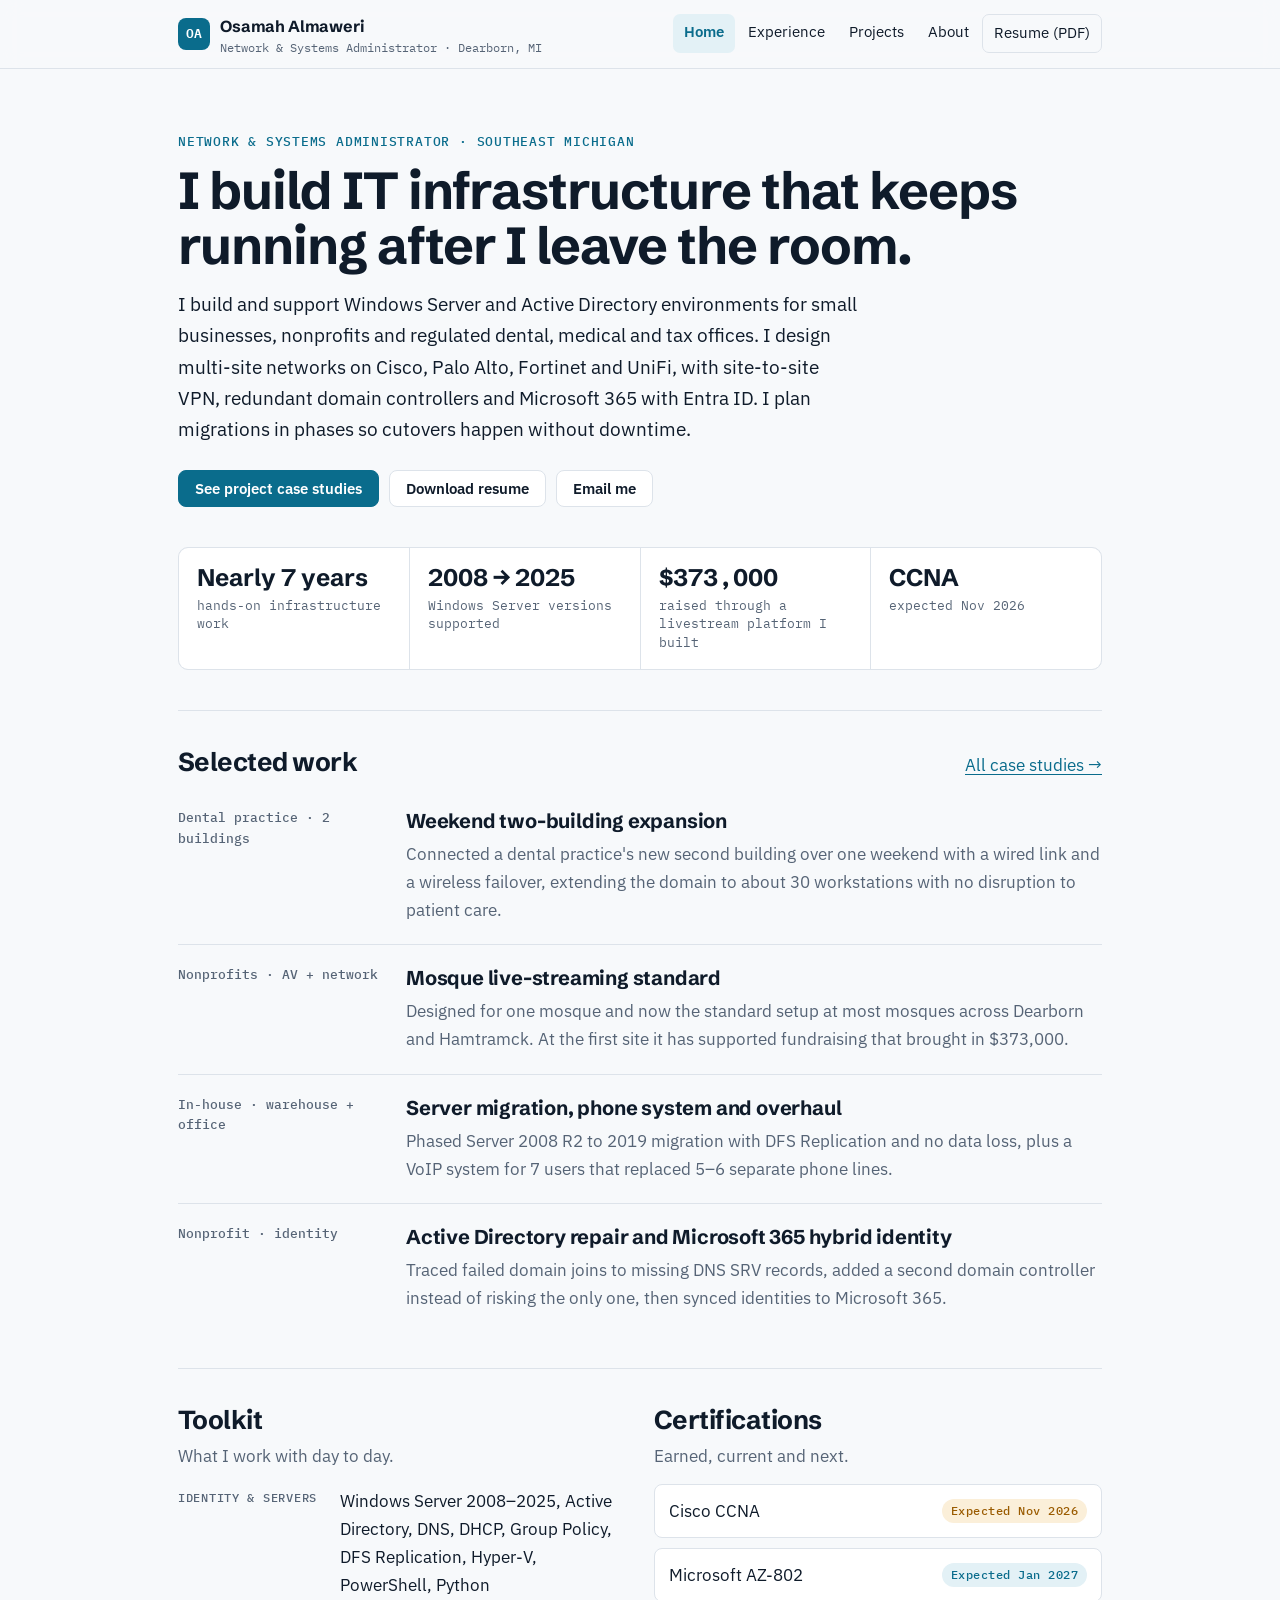
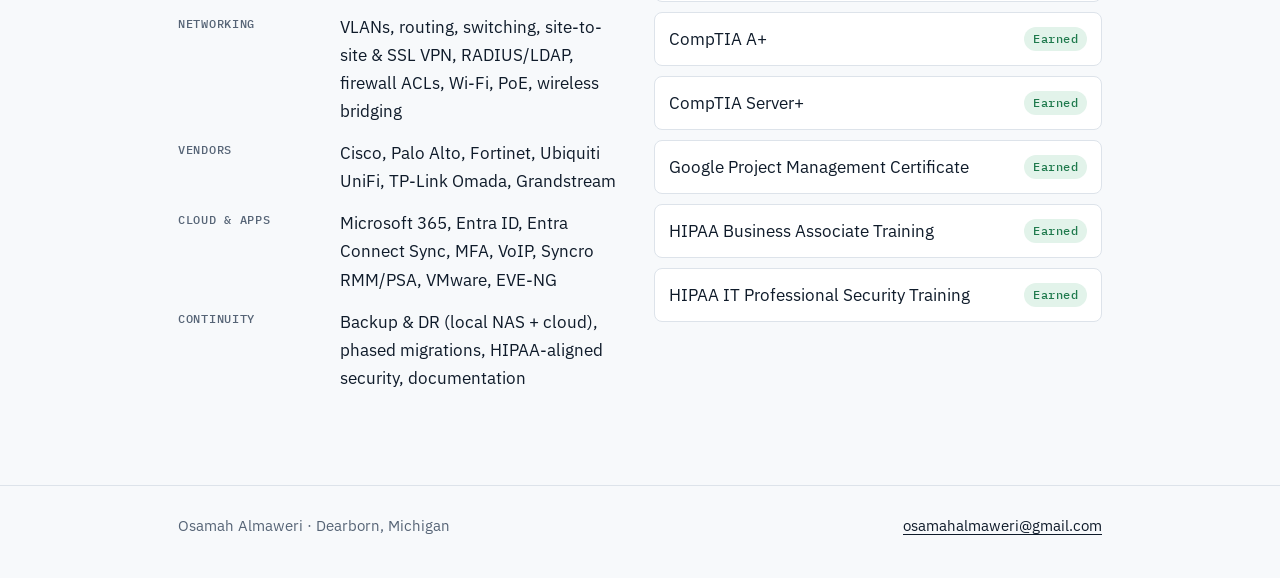
<file: index.html>
<!doctype html>
<html lang="en">
<head>
  <meta charset="utf-8">
  <meta name="viewport" content="width=device-width, initial-scale=1, viewport-fit=cover">
  <title>Osamah Almaweri · Network & Systems Administrator</title>
  <meta name="description" content="Osamah Almaweri is a network and systems administrator in Dearborn, Michigan with nearly 7 years building Windows Server, Active Directory and multi-site network infrastructure for small businesses, nonprofits and regulated dental, medical and tax offices.">
  <link rel="canonical" href="https://www.osamahalmaweri.com/">
  <meta property="og:type" content="website">
  <meta property="og:title" content="Osamah Almaweri · Network & Systems Administrator">
  <meta property="og:description" content="Windows Server, Active Directory and multi-site networks for small businesses, nonprofits and regulated offices in Southeast Michigan.">
  <meta property="og:url" content="https://www.osamahalmaweri.com/">
  <link rel="icon" href="data:image/svg+xml,%3Csvg xmlns='http://www.w3.org/2000/svg' viewBox='0 0 32 32'%3E%3Crect width='32' height='32' rx='7' fill='%230a6c8c'/%3E%3Ctext x='16' y='21' font-family='monospace' font-size='13' font-weight='700' fill='white' text-anchor='middle'%3EOA%3C/text%3E%3C/svg%3E">
  <link rel="preconnect" href="https://fonts.googleapis.com">
  <link rel="preconnect" href="https://fonts.gstatic.com" crossorigin>
  <link rel="stylesheet" href="https://fonts.googleapis.com/css2?family=IBM+Plex+Mono:wght@400;500&family=IBM+Plex+Sans:wght@400;600&family=Schibsted+Grotesk:wght@600;700&display=swap">
  <link rel="stylesheet" href="style.css">
</head>
<body>
<a class="skip" href="#main">Skip to content</a>

<header class="site-header">
  <div class="wrap navbar">
    <a class="brand" href="index.html">
      <span class="brand-mark" aria-hidden="true">OA</span>
      <span><span class="brand-name">Osamah Almaweri</span><span class="brand-role">Network &amp; Systems Administrator · Dearborn, MI</span></span>
    </a>
    <nav class="nav" aria-label="Main">
      <a href="index.html" aria-current="page">Home</a>
      <a href="experience.html">Experience</a>
      <a href="projects.html">Projects</a>
      <a href="about.html">About</a>
      <a class="nav-cta" href="Osamah_Almaweri_IT_Systems_Administrator.pdf">Resume (PDF)</a>
    </nav>
  </div>
</header>

<main id="main" class="wrap">

  <section class="hero">
    <p class="eyebrow">Network &amp; Systems Administrator · Southeast Michigan</p>
    <h1>I build IT infrastructure that keeps running after I leave the room.</h1>
    <p class="lede">I build and support Windows Server and Active Directory environments for small businesses, nonprofits and regulated dental, medical and tax offices. I design multi-site networks on Cisco, Palo Alto, Fortinet and UniFi, with site-to-site VPN, redundant domain controllers and Microsoft 365 with Entra ID. I plan migrations in phases so cutovers happen without downtime.</p>
    <div class="actions">
      <a class="btn primary" href="projects.html">See project case studies</a>
      <a class="btn" href="Osamah_Almaweri_IT_Systems_Administrator.pdf">Download resume</a>
      <a class="btn" href="mailto:osamahalmaweri@gmail.com">Email me</a>
    </div>

    <div class="facts">
      <div class="fact"><b>Nearly 7 years</b><span>hands-on infrastructure work</span></div>
      <div class="fact"><b>2008 → 2025</b><span>Windows Server versions supported</span></div>
      <div class="fact"><b>$373,000</b><span>raised through a livestream platform I built</span></div>
      <div class="fact"><b>CCNA</b><span>expected Nov 2026</span></div>
    </div>
  </section>

  <section class="section" aria-labelledby="work-h">
    <div class="section-head">
      <h2 id="work-h">Selected work</h2>
      <p><a href="projects.html">All case studies →</a></p>
    </div>
    <div class="work-list">
      <a class="work" href="projects.html#dental-link">
        <span class="work-tag">Dental practice · 2 buildings</span>
        <div><h3>Weekend two-building expansion</h3>
        <p>Connected a dental practice's new second building over one weekend with a wired link and a wireless failover, extending the domain to about 30 workstations with no disruption to patient care.</p></div>
      </a>
      <a class="work" href="projects.html#streaming">
        <span class="work-tag">Nonprofits · AV + network</span>
        <div><h3>Mosque live-streaming standard</h3>
        <p>Designed for one mosque and now the standard setup at most mosques across Dearborn and Hamtramck. At the first site it has supported fundraising that brought in $373,000.</p></div>
      </a>
      <a class="work" href="projects.html#overhaul">
        <span class="work-tag">In-house · warehouse + office</span>
        <div><h3>Server migration, phone system and overhaul</h3>
        <p>Phased Server 2008 R2 to 2019 migration with DFS Replication and no data loss, plus a VoIP system for 7 users that replaced 5–6 separate phone lines.</p></div>
      </a>
      <a class="work" href="projects.html#ad-repair">
        <span class="work-tag">Nonprofit · identity</span>
        <div><h3>Active Directory repair and Microsoft 365 hybrid identity</h3>
        <p>Traced failed domain joins to missing DNS SRV records, added a second domain controller instead of risking the only one, then synced identities to Microsoft 365.</p></div>
      </a>
    </div>
  </section>

  <section class="section split" aria-label="Skills and certifications">
    <div>
      <h2>Toolkit</h2>
      <p class="muted">What I work with day to day.</p>
      <dl class="toolkit">
        <div><dt>Identity &amp; servers</dt><dd>Windows Server 2008–2025, Active Directory, DNS, DHCP, Group Policy, DFS Replication, Hyper-V, PowerShell, Python</dd></div>
        <div><dt>Networking</dt><dd>VLANs, routing, switching, site-to-site &amp; SSL VPN, RADIUS/LDAP, firewall ACLs, Wi-Fi, PoE, wireless bridging</dd></div>
        <div><dt>Vendors</dt><dd>Cisco, Palo Alto, Fortinet, Ubiquiti UniFi, TP-Link Omada, Grandstream</dd></div>
        <div><dt>Cloud &amp; apps</dt><dd>Microsoft 365, Entra ID, Entra Connect Sync, MFA, VoIP, Syncro RMM/PSA, VMware, EVE-NG</dd></div>
        <div><dt>Continuity</dt><dd>Backup &amp; DR (local NAS + cloud), phased migrations, HIPAA-aligned security, documentation</dd></div>
      </dl>
    </div>
    <div>
      <h2>Certifications</h2>
      <p class="muted">Earned, current and next.</p>
      <ul class="certs">
        <li>Cisco CCNA <span class="status progress">Expected Nov 2026</span></li>
        <li>Microsoft AZ-802 <span class="status next">Expected Jan 2027</span></li>
        <li>CompTIA A+ <span class="status done">Earned</span></li>
        <li>CompTIA Server+ <span class="status done">Earned</span></li>
        <li>Google Project Management Certificate <span class="status done">Earned</span></li>
        <li>HIPAA Business Associate Training <span class="status done">Earned</span></li>
        <li>HIPAA IT Professional Security Training <span class="status done">Earned</span></li>
      </ul>
    </div>
  </section>

</main>

<footer class="site-footer">
  <div class="wrap">
    <span>Osamah Almaweri · Dearborn, Michigan</span>
    <span><a href="mailto:osamahalmaweri@gmail.com">osamahalmaweri@gmail.com</a>
    <!-- · <a href="https://www.linkedin.com/in/YOUR-HANDLE">LinkedIn</a> --></span>
  </div>
</footer>
</body>
</html>
</file>
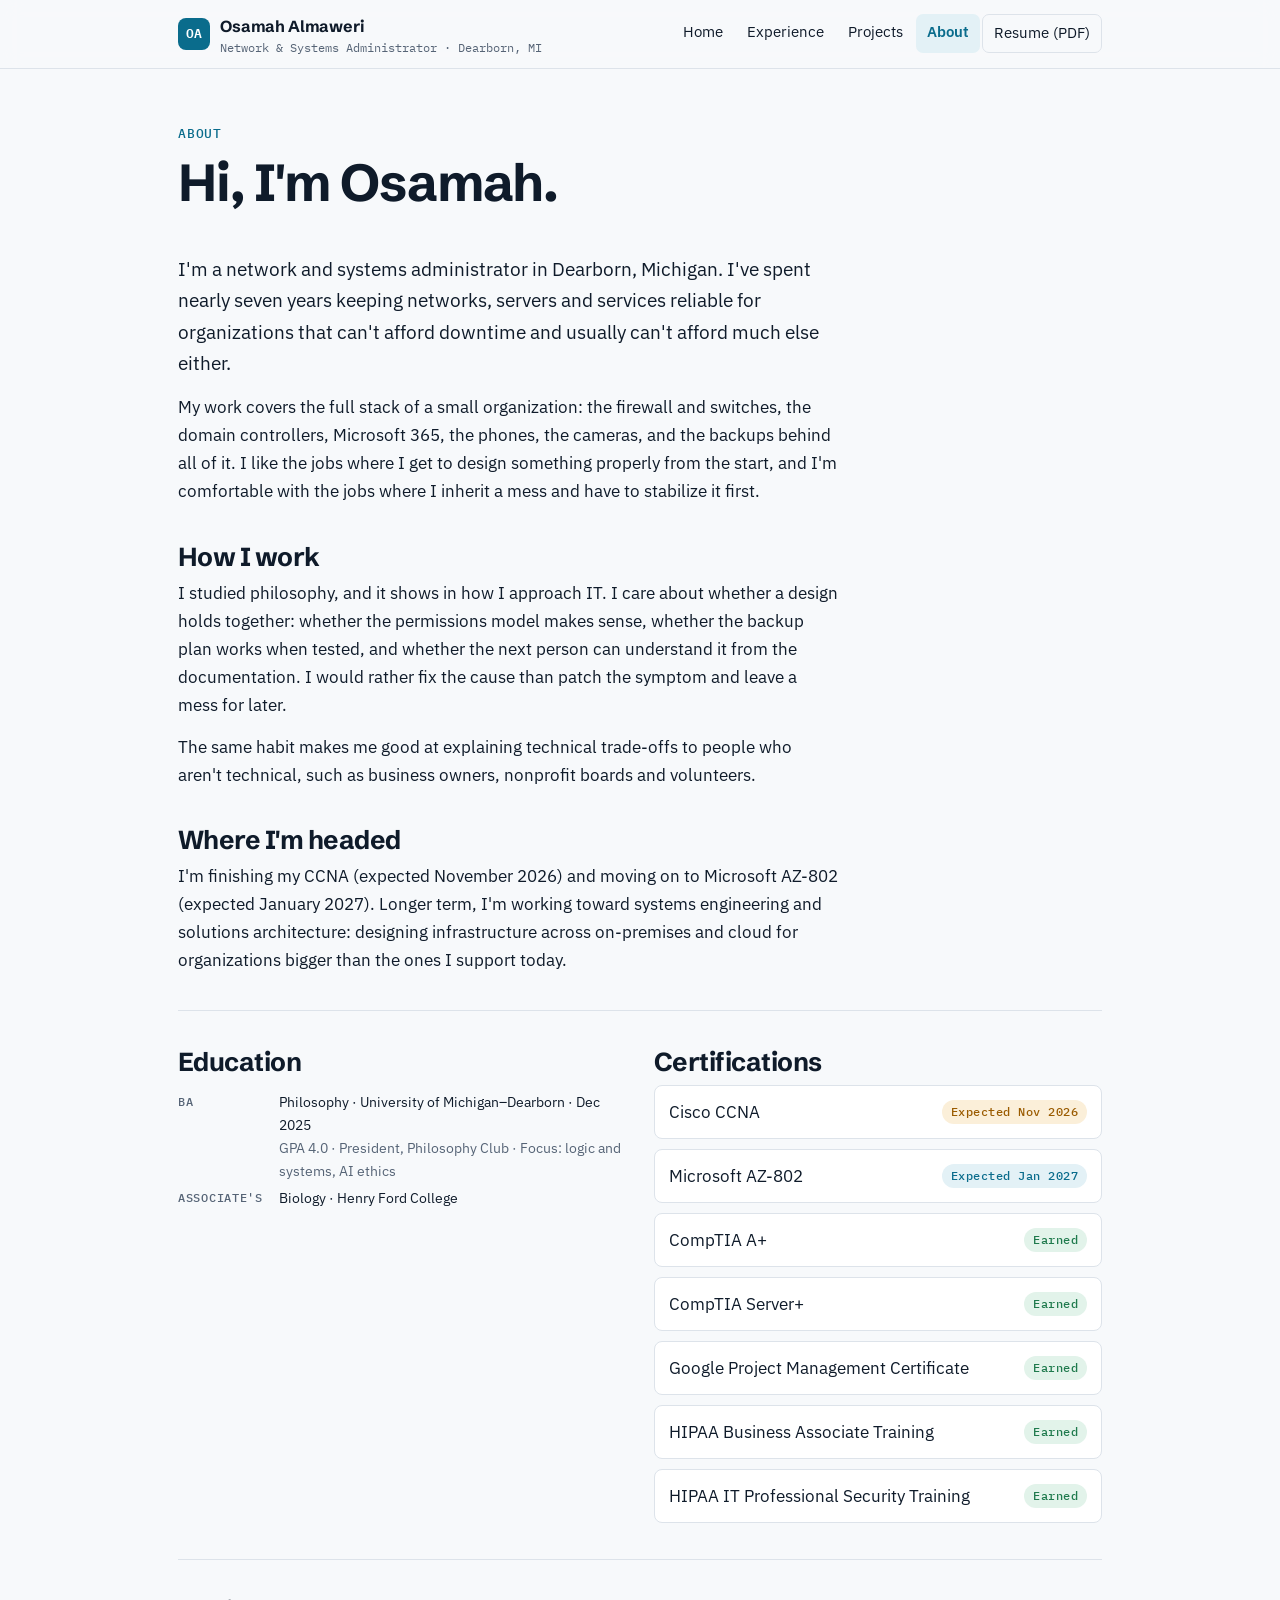
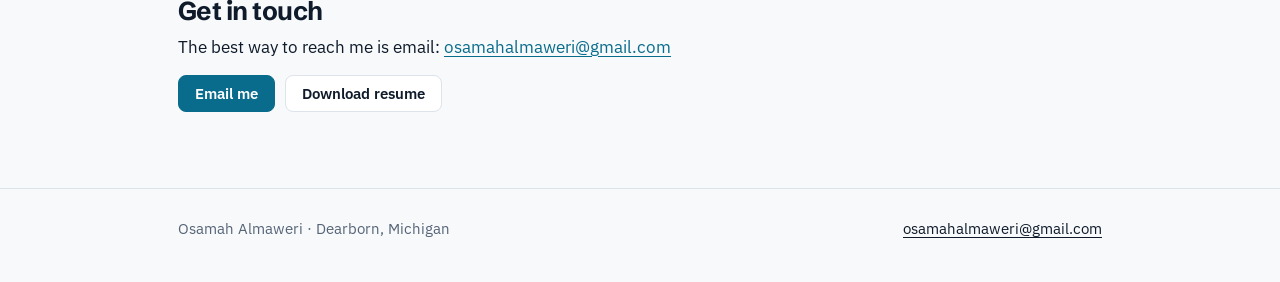
<file: about.html>
<!doctype html>
<html lang="en">
<head>
  <meta charset="utf-8">
  <meta name="viewport" content="width=device-width, initial-scale=1, viewport-fit=cover">
  <title>About · Osamah Almaweri</title>
  <meta name="description" content="About Osamah Almaweri: a Dearborn-based network and systems administrator with a philosophy degree from the University of Michigan–Dearborn.">
  <link rel="canonical" href="https://www.osamahalmaweri.com/about">
  <link rel="icon" href="data:image/svg+xml,%3Csvg xmlns='http://www.w3.org/2000/svg' viewBox='0 0 32 32'%3E%3Crect width='32' height='32' rx='7' fill='%230a6c8c'/%3E%3Ctext x='16' y='21' font-family='monospace' font-size='13' font-weight='700' fill='white' text-anchor='middle'%3EOA%3C/text%3E%3C/svg%3E">
  <link rel="preconnect" href="https://fonts.googleapis.com">
  <link rel="preconnect" href="https://fonts.gstatic.com" crossorigin>
  <link rel="stylesheet" href="https://fonts.googleapis.com/css2?family=IBM+Plex+Mono:wght@400;500&family=IBM+Plex+Sans:wght@400;600&family=Schibsted+Grotesk:wght@600;700&display=swap">
  <link rel="stylesheet" href="style.css">
</head>
<body>
<a class="skip" href="#main">Skip to content</a>

<header class="site-header">
  <div class="wrap navbar">
    <a class="brand" href="index.html">
      <span class="brand-mark" aria-hidden="true">OA</span>
      <span><span class="brand-name">Osamah Almaweri</span><span class="brand-role">Network &amp; Systems Administrator · Dearborn, MI</span></span>
    </a>
    <nav class="nav" aria-label="Main">
      <a href="index.html">Home</a>
      <a href="experience.html">Experience</a>
      <a href="projects.html">Projects</a>
      <a href="about.html" aria-current="page">About</a>
      <a class="nav-cta" href="Osamah_Almaweri_IT_Systems_Administrator.pdf">Resume (PDF)</a>
    </nav>
  </div>
</header>

<main id="main" class="wrap">
  <section class="page-head">
    <p class="eyebrow">About</p>
    <h1>Hi, I'm Osamah.</h1>
  </section>

  <div class="prose">
    <p class="lede">I'm a network and systems administrator in Dearborn, Michigan. I've spent nearly seven years keeping networks, servers and services reliable for organizations that can't afford downtime and usually can't afford much else either.</p>

    <p>My work covers the full stack of a small organization: the firewall and switches, the domain controllers, Microsoft 365, the phones, the cameras, and the backups behind all of it. I like the jobs where I get to design something properly from the start, and I'm comfortable with the jobs where I inherit a mess and have to stabilize it first.</p>

    <h2 style="margin-top:36px">How I work</h2>
    <p>I studied philosophy, and it shows in how I approach IT. I care about whether a design holds together: whether the permissions model makes sense, whether the backup plan works when tested, and whether the next person can understand it from the documentation. I would rather fix the cause than patch the symptom and leave a mess for later.</p>
    <p>The same habit makes me good at explaining technical trade-offs to people who aren't technical, such as business owners, nonprofit boards and volunteers.</p>

    <h2 style="margin-top:36px">Where I'm headed</h2>
    <p>I'm finishing my CCNA (expected November 2026) and moving on to Microsoft AZ-802 (expected January 2027). Longer term, I'm working toward systems engineering and solutions architecture: designing infrastructure across on-premises and cloud for organizations bigger than the ones I support today.</p>
  </div>

  <section class="section split" style="margin-top:36px">
    <div>
      <h2>Education</h2>
      <dl class="spec">
        <dt>BA</dt><dd>Philosophy · University of Michigan–Dearborn · Dec 2025<br><span class="muted">GPA 4.0 · President, Philosophy Club · Focus: logic and systems, AI ethics</span></dd>
        <dt>Associate's</dt><dd>Biology · Henry Ford College</dd>
      </dl>
    </div>
    <div>
      <h2>Certifications</h2>
      <ul class="certs">
        <li>Cisco CCNA <span class="status progress">Expected Nov 2026</span></li>
        <li>Microsoft AZ-802 <span class="status next">Expected Jan 2027</span></li>
        <li>CompTIA A+ <span class="status done">Earned</span></li>
        <li>CompTIA Server+ <span class="status done">Earned</span></li>
        <li>Google Project Management Certificate <span class="status done">Earned</span></li>
        <li>HIPAA Business Associate Training <span class="status done">Earned</span></li>
        <li>HIPAA IT Professional Security Training <span class="status done">Earned</span></li>
      </ul>
    </div>
  </section>

  <section class="section">
    <h2>Get in touch</h2>
    <p>The best way to reach me is email: <a href="mailto:osamahalmaweri@gmail.com">osamahalmaweri@gmail.com</a></p>
    <div class="actions" style="margin-top:8px">
      <a class="btn primary" href="mailto:osamahalmaweri@gmail.com">Email me</a>
      <a class="btn" href="Osamah_Almaweri_IT_Systems_Administrator.pdf">Download resume</a>
    </div>
  </section>
</main>

<footer class="site-footer">
  <div class="wrap">
    <span>Osamah Almaweri · Dearborn, Michigan</span>
    <span><a href="mailto:osamahalmaweri@gmail.com">osamahalmaweri@gmail.com</a></span>
  </div>
</footer>
</body>
</html>
</file>
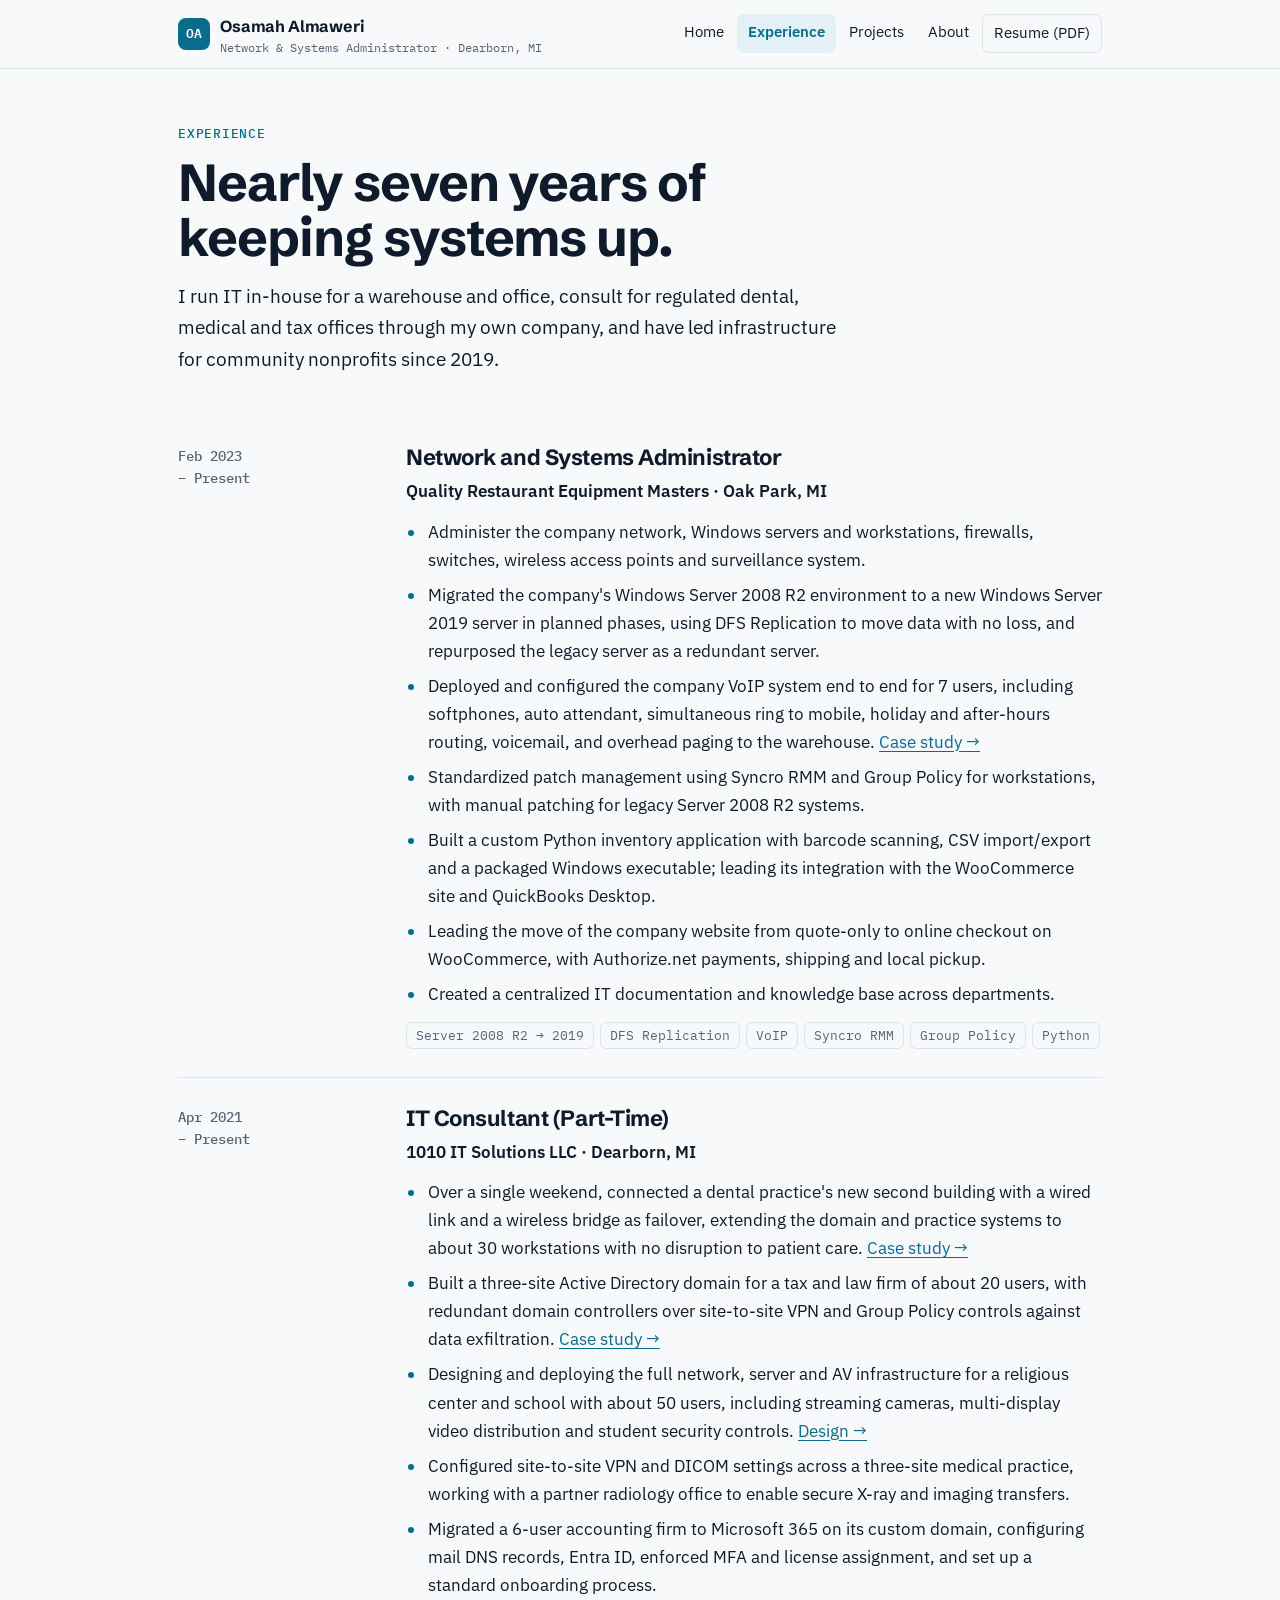
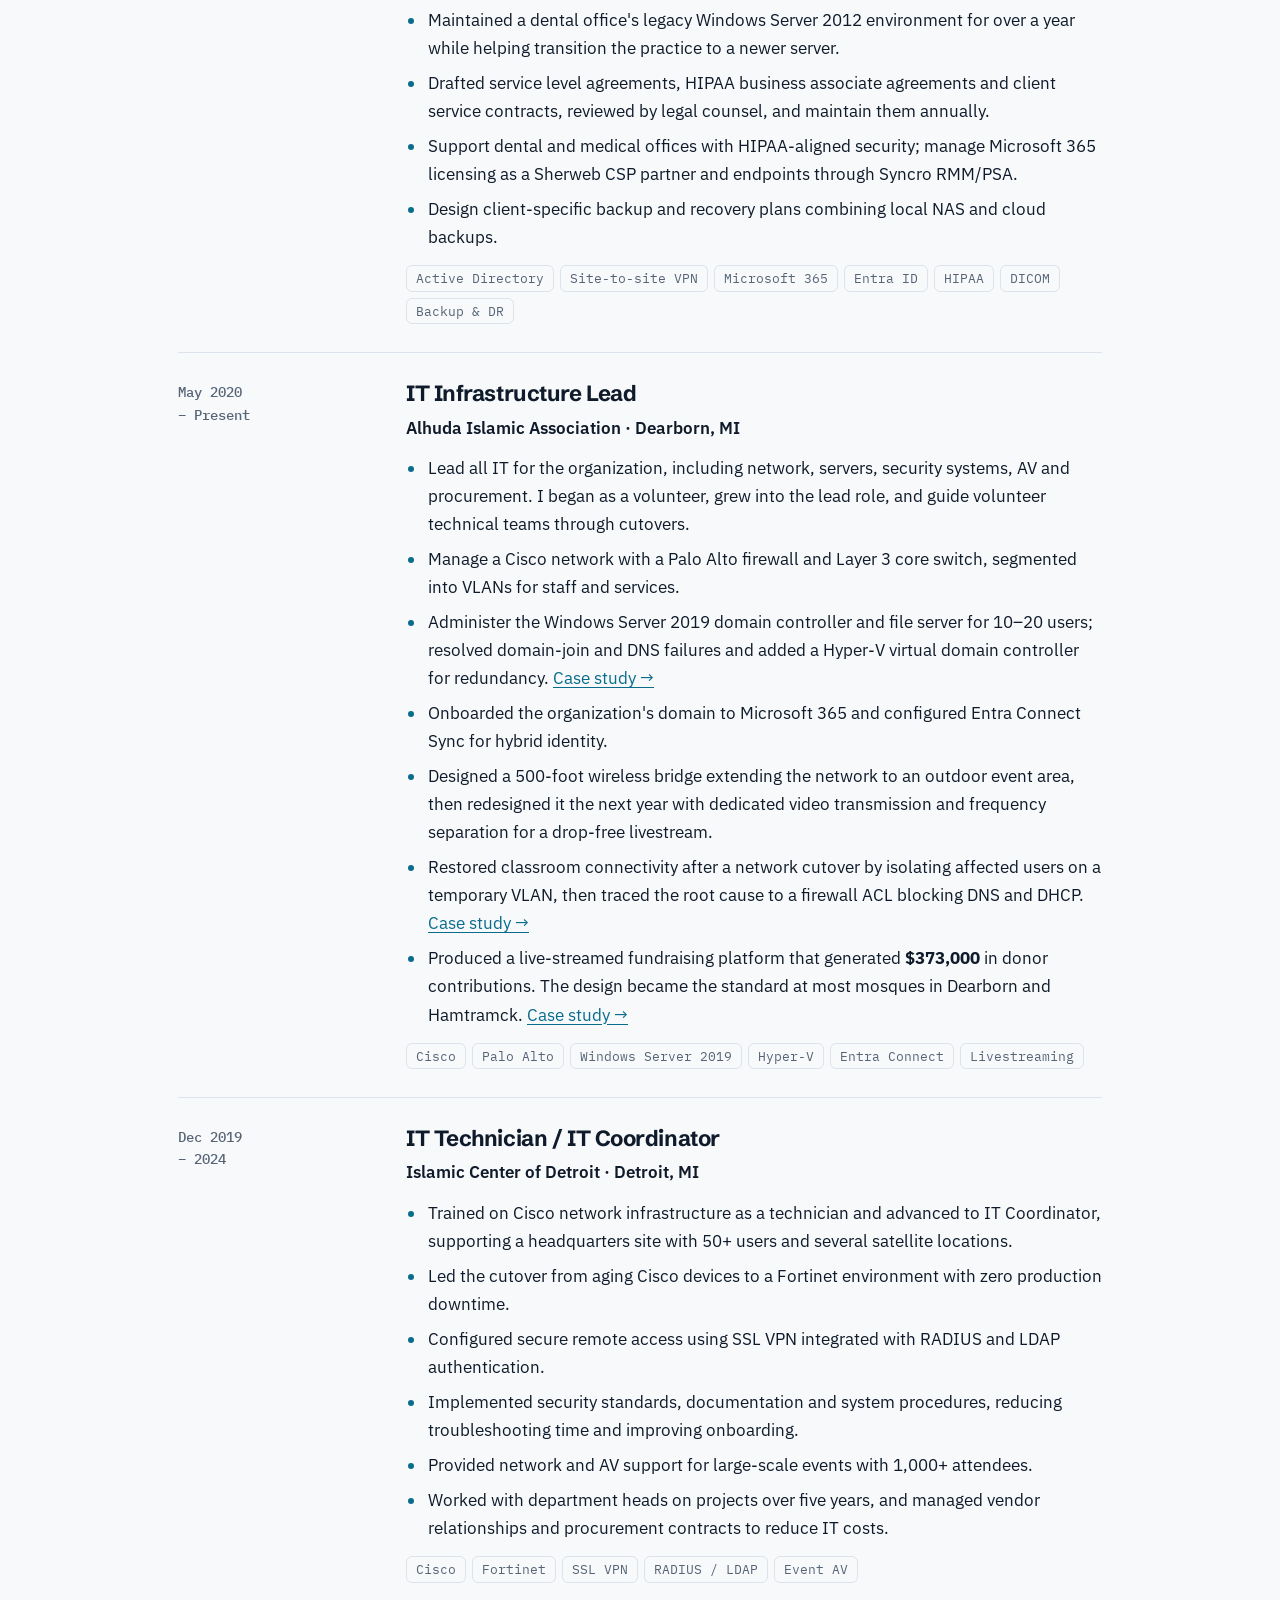
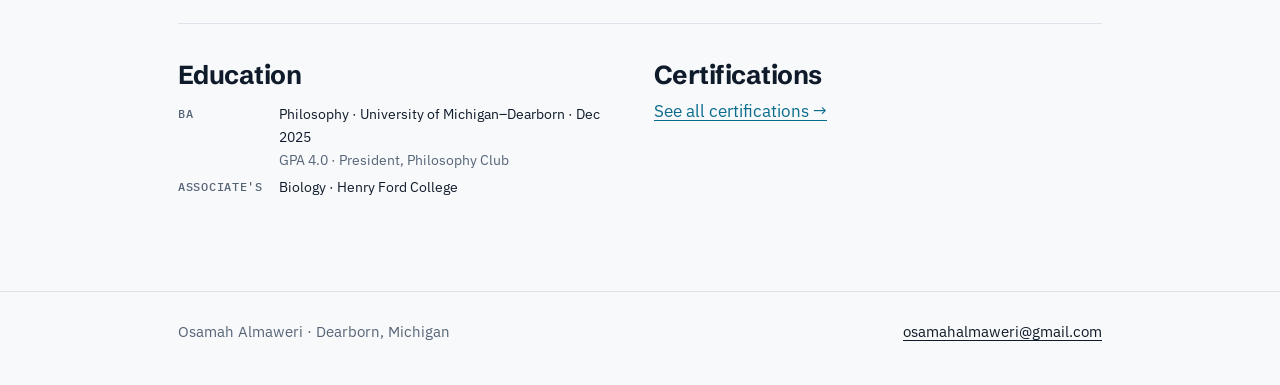
<file: experience.html>
<!doctype html>
<html lang="en">
<head>
  <meta charset="utf-8">
  <meta name="viewport" content="width=device-width, initial-scale=1, viewport-fit=cover">
  <title>Experience · Osamah Almaweri</title>
  <meta name="description" content="Work history for Osamah Almaweri: Network and Systems Administrator at QREM, IT consultant at 1010 IT Solutions, IT Infrastructure Lead at Alhuda Islamic Association, and IT Coordinator at the Islamic Center of Detroit.">
  <link rel="canonical" href="https://www.osamahalmaweri.com/experience">
  <link rel="icon" href="data:image/svg+xml,%3Csvg xmlns='http://www.w3.org/2000/svg' viewBox='0 0 32 32'%3E%3Crect width='32' height='32' rx='7' fill='%230a6c8c'/%3E%3Ctext x='16' y='21' font-family='monospace' font-size='13' font-weight='700' fill='white' text-anchor='middle'%3EOA%3C/text%3E%3C/svg%3E">
  <link rel="preconnect" href="https://fonts.googleapis.com">
  <link rel="preconnect" href="https://fonts.gstatic.com" crossorigin>
  <link rel="stylesheet" href="https://fonts.googleapis.com/css2?family=IBM+Plex+Mono:wght@400;500&family=IBM+Plex+Sans:wght@400;600&family=Schibsted+Grotesk:wght@600;700&display=swap">
  <link rel="stylesheet" href="style.css">
</head>
<body>
<a class="skip" href="#main">Skip to content</a>

<header class="site-header">
  <div class="wrap navbar">
    <a class="brand" href="index.html">
      <span class="brand-mark" aria-hidden="true">OA</span>
      <span><span class="brand-name">Osamah Almaweri</span><span class="brand-role">Network &amp; Systems Administrator · Dearborn, MI</span></span>
    </a>
    <nav class="nav" aria-label="Main">
      <a href="index.html">Home</a>
      <a href="experience.html" aria-current="page">Experience</a>
      <a href="projects.html">Projects</a>
      <a href="about.html">About</a>
      <a class="nav-cta" href="Osamah_Almaweri_IT_Systems_Administrator.pdf">Resume (PDF)</a>
    </nav>
  </div>
</header>

<main id="main" class="wrap">
  <section class="page-head">
    <p class="eyebrow">Experience</p>
    <h1>Nearly seven years of keeping systems up.</h1>
    <p class="lede">I run IT in-house for a warehouse and office, consult for regulated dental, medical and tax offices through my own company, and have led infrastructure for community nonprofits since 2019.</p>
  </section>

  <article class="job">
    <div class="job-when"><span>Feb 2023</span><span>– Present</span></div>
    <div>
      <h2>Network and Systems Administrator</h2>
      <p class="org">Quality Restaurant Equipment Masters · Oak Park, MI</p>
      <ul class="points">
        <li>Administer the company network, Windows servers and workstations, firewalls, switches, wireless access points and surveillance system.</li>
        <li>Migrated the company's Windows Server 2008 R2 environment to a new Windows Server 2019 server in planned phases, using DFS Replication to move data with no loss, and repurposed the legacy server as a redundant server.</li>
        <li>Deployed and configured the company VoIP system end to end for 7 users, including softphones, auto attendant, simultaneous ring to mobile, holiday and after-hours routing, voicemail, and overhead paging to the warehouse. <a href="projects.html#overhaul">Case study →</a></li>
        <li>Standardized patch management using Syncro RMM and Group Policy for workstations, with manual patching for legacy Server 2008 R2 systems.</li>
        <li>Built a custom Python inventory application with barcode scanning, CSV import/export and a packaged Windows executable; leading its integration with the WooCommerce site and QuickBooks Desktop.</li>
        <li>Leading the move of the company website from quote-only to online checkout on WooCommerce, with Authorize.net payments, shipping and local pickup.</li>
        <li>Created a centralized IT documentation and knowledge base across departments.</li>
      </ul>
      <ul class="tags"><li>Server 2008 R2 → 2019</li><li>DFS Replication</li><li>VoIP</li><li>Syncro RMM</li><li>Group Policy</li><li>Python</li></ul>
    </div>
  </article>

  <article class="job">
    <div class="job-when"><span>Apr 2021</span><span>– Present</span></div>
    <div>
      <h2>IT Consultant (Part-Time)</h2>
      <p class="org">1010 IT Solutions LLC · Dearborn, MI</p>
      <ul class="points">
        <li>Over a single weekend, connected a dental practice's new second building with a wired link and a wireless bridge as failover, extending the domain and practice systems to about 30 workstations with no disruption to patient care. <a href="projects.html#dental-link">Case study →</a></li>
        <li>Built a three-site Active Directory domain for a tax and law firm of about 20 users, with redundant domain controllers over site-to-site VPN and Group Policy controls against data exfiltration. <a href="projects.html#multisite-ad">Case study →</a></li>
        <li>Designing and deploying the full network, server and AV infrastructure for a religious center and school with about 50 users, including streaming cameras, multi-display video distribution and student security controls. <a href="projects.html#campus">Design →</a></li>
        <li>Configured site-to-site VPN and DICOM settings across a three-site medical practice, working with a partner radiology office to enable secure X-ray and imaging transfers.</li>
        <li>Migrated a 6-user accounting firm to Microsoft 365 on its custom domain, configuring mail DNS records, Entra ID, enforced MFA and license assignment, and set up a standard onboarding process.</li>
        <li>Maintained a dental office's legacy Windows Server 2012 environment for over a year while helping transition the practice to a newer server.</li>
        <li>Drafted service level agreements, HIPAA business associate agreements and client service contracts, reviewed by legal counsel, and maintain them annually.</li>
        <li>Support dental and medical offices with HIPAA-aligned security; manage Microsoft 365 licensing as a Sherweb CSP partner and endpoints through Syncro RMM/PSA.</li>
        <li>Design client-specific backup and recovery plans combining local NAS and cloud backups.</li>
      </ul>
      <ul class="tags"><li>Active Directory</li><li>Site-to-site VPN</li><li>Microsoft 365</li><li>Entra ID</li><li>HIPAA</li><li>DICOM</li><li>Backup &amp; DR</li></ul>
    </div>
  </article>

  <article class="job">
    <div class="job-when"><span>May 2020</span><span>– Present</span></div>
    <div>
      <h2>IT Infrastructure Lead</h2>
      <p class="org">Alhuda Islamic Association · Dearborn, MI</p>
      <ul class="points">
        <li>Lead all IT for the organization, including network, servers, security systems, AV and procurement. I began as a volunteer, grew into the lead role, and guide volunteer technical teams through cutovers.</li>
        <li>Manage a Cisco network with a Palo Alto firewall and Layer 3 core switch, segmented into VLANs for staff and services.</li>
        <li>Administer the Windows Server 2019 domain controller and file server for 10–20 users; resolved domain-join and DNS failures and added a Hyper-V virtual domain controller for redundancy. <a href="projects.html#ad-repair">Case study →</a></li>
        <li>Onboarded the organization's domain to Microsoft 365 and configured Entra Connect Sync for hybrid identity.</li>
        <li>Designed a 500-foot wireless bridge extending the network to an outdoor event area, then redesigned it the next year with dedicated video transmission and frequency separation for a drop-free livestream.</li>
        <li>Restored classroom connectivity after a network cutover by isolating affected users on a temporary VLAN, then traced the root cause to a firewall ACL blocking DNS and DHCP. <a href="projects.html#acl-outage">Case study →</a></li>
        <li>Produced a live-streamed fundraising platform that generated <strong>$373,000</strong> in donor contributions. The design became the standard at most mosques in Dearborn and Hamtramck. <a href="projects.html#streaming">Case study →</a></li>
      </ul>
      <ul class="tags"><li>Cisco</li><li>Palo Alto</li><li>Windows Server 2019</li><li>Hyper-V</li><li>Entra Connect</li><li>Livestreaming</li></ul>
    </div>
  </article>

  <article class="job">
    <div class="job-when"><span>Dec 2019</span><span>– 2024</span></div>
    <div>
      <h2>IT Technician / IT Coordinator</h2>
      <p class="org">Islamic Center of Detroit · Detroit, MI</p>
      <ul class="points">
        <li>Trained on Cisco network infrastructure as a technician and advanced to IT Coordinator, supporting a headquarters site with 50+ users and several satellite locations.</li>
        <li>Led the cutover from aging Cisco devices to a Fortinet environment with zero production downtime.</li>
        <li>Configured secure remote access using SSL VPN integrated with RADIUS and LDAP authentication.</li>
        <li>Implemented security standards, documentation and system procedures, reducing troubleshooting time and improving onboarding.</li>
        <li>Provided network and AV support for large-scale events with 1,000+ attendees.</li>
        <li>Worked with department heads on projects over five years, and managed vendor relationships and procurement contracts to reduce IT costs.</li>
      </ul>
      <ul class="tags"><li>Cisco</li><li>Fortinet</li><li>SSL VPN</li><li>RADIUS / LDAP</li><li>Event AV</li></ul>
    </div>
  </article>

  <section class="section split" style="margin-top:12px">
    <div>
      <h2>Education</h2>
      <dl class="spec">
        <dt>BA</dt><dd>Philosophy · University of Michigan–Dearborn · Dec 2025<br><span class="muted">GPA 4.0 · President, Philosophy Club</span></dd>
        <dt>Associate's</dt><dd>Biology · Henry Ford College</dd>
      </dl>
    </div>
    <div>
      <h2>Certifications</h2>
      <p><a href="about.html">See all certifications →</a></p>
    </div>
  </section>
</main>

<footer class="site-footer">
  <div class="wrap">
    <span>Osamah Almaweri · Dearborn, Michigan</span>
    <span><a href="mailto:osamahalmaweri@gmail.com">osamahalmaweri@gmail.com</a></span>
  </div>
</footer>
</body>
</html>
</file>
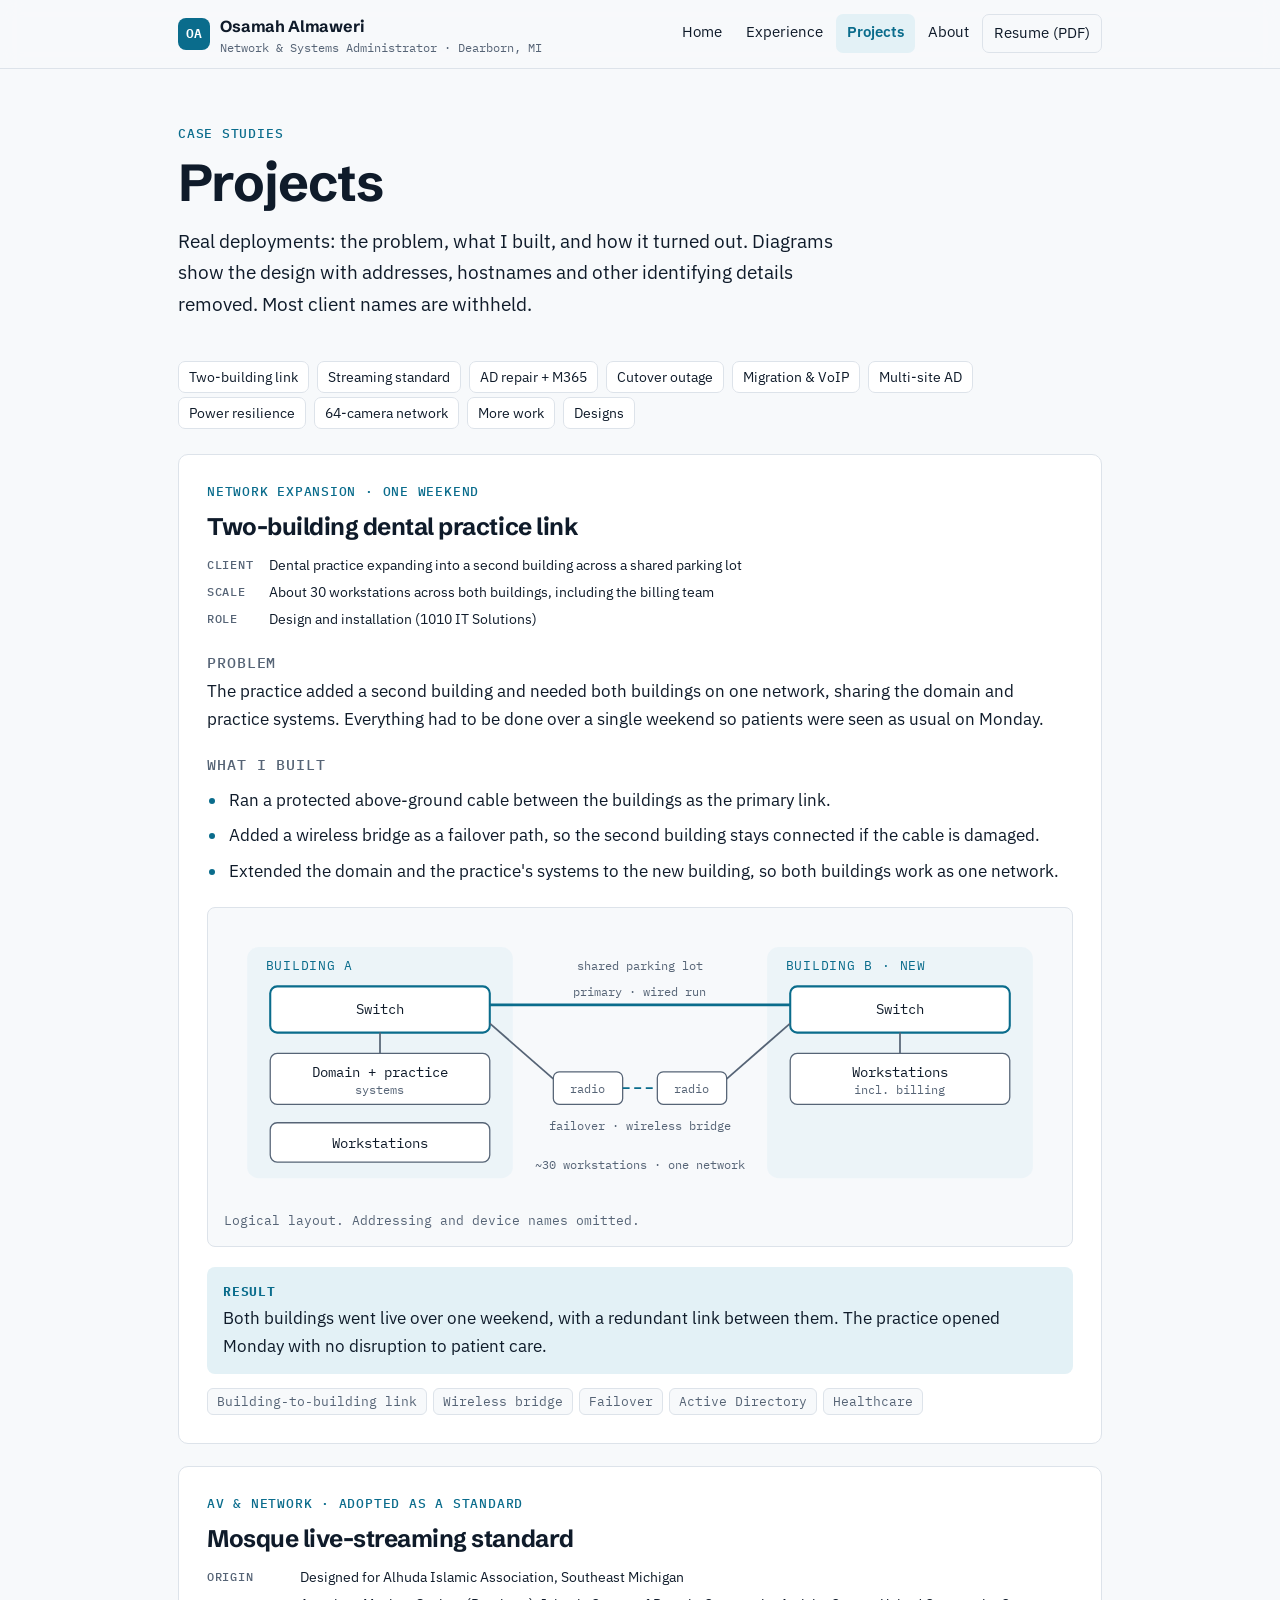
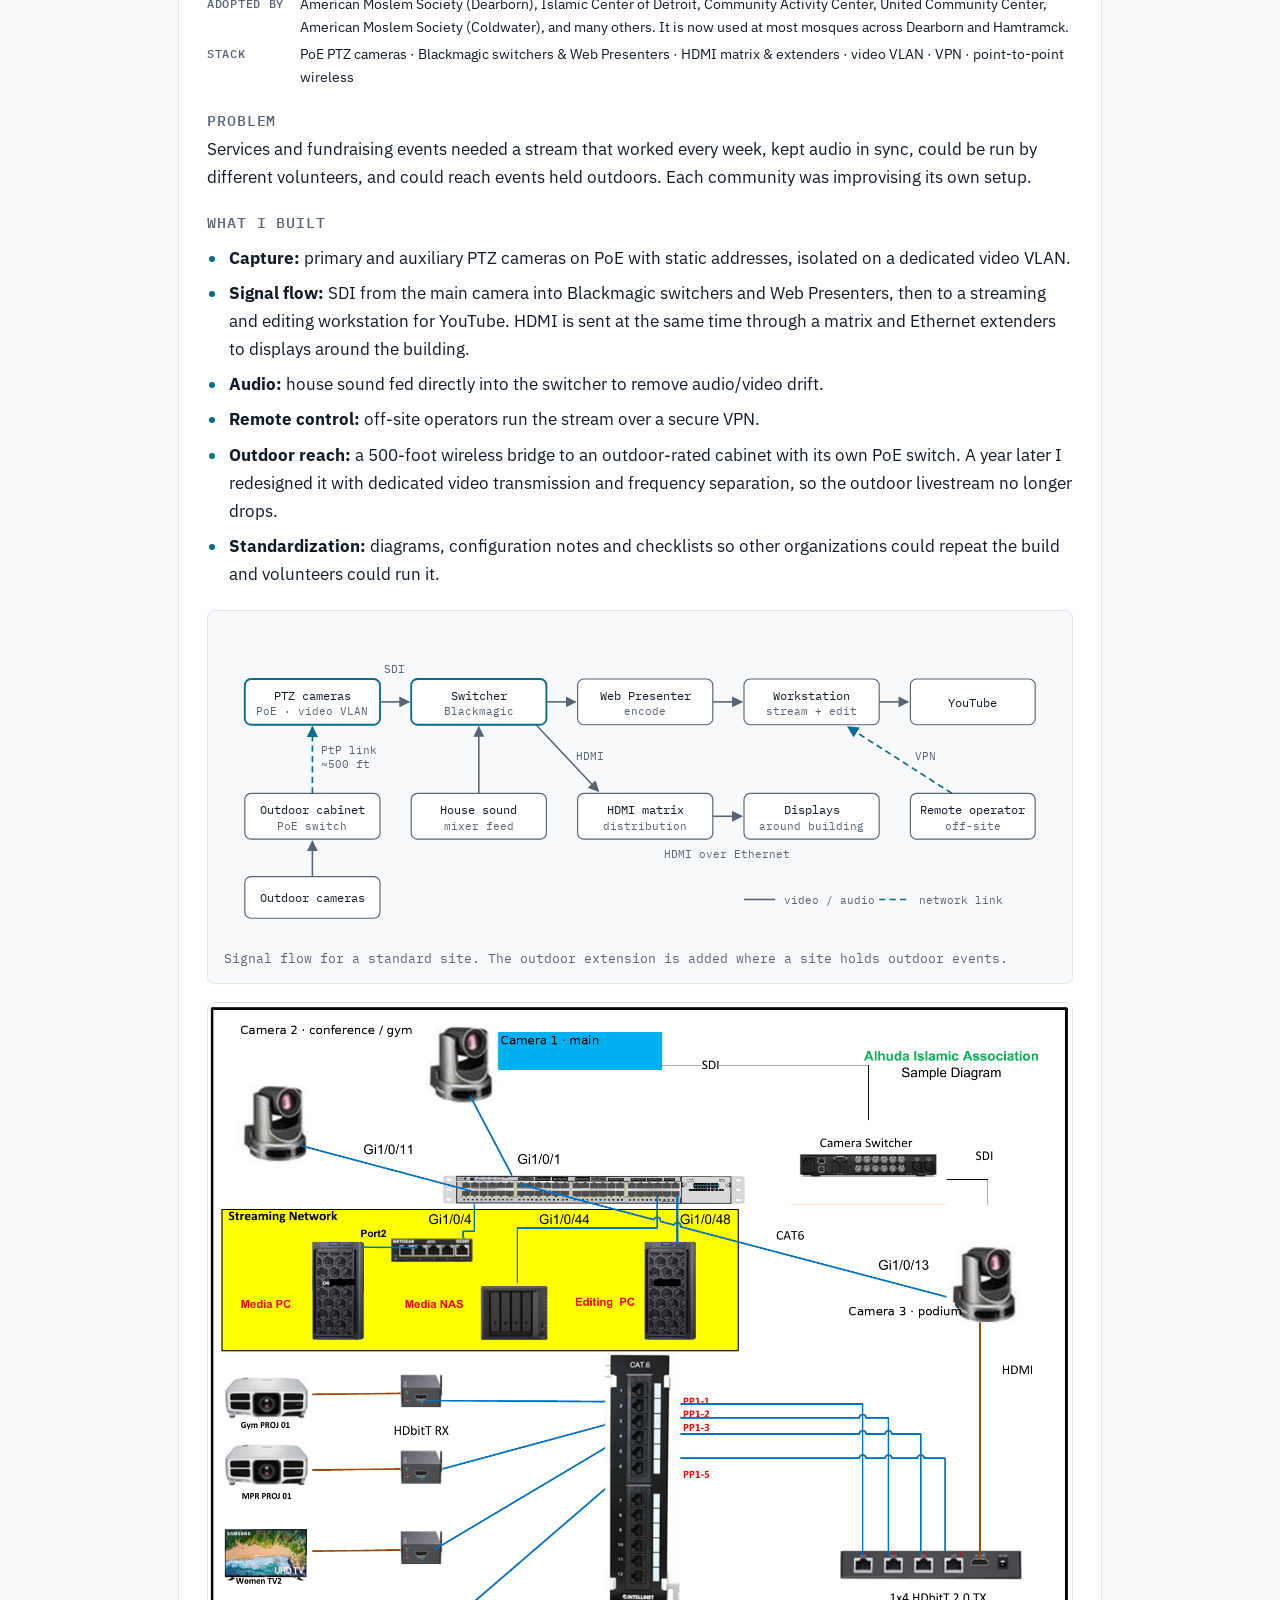
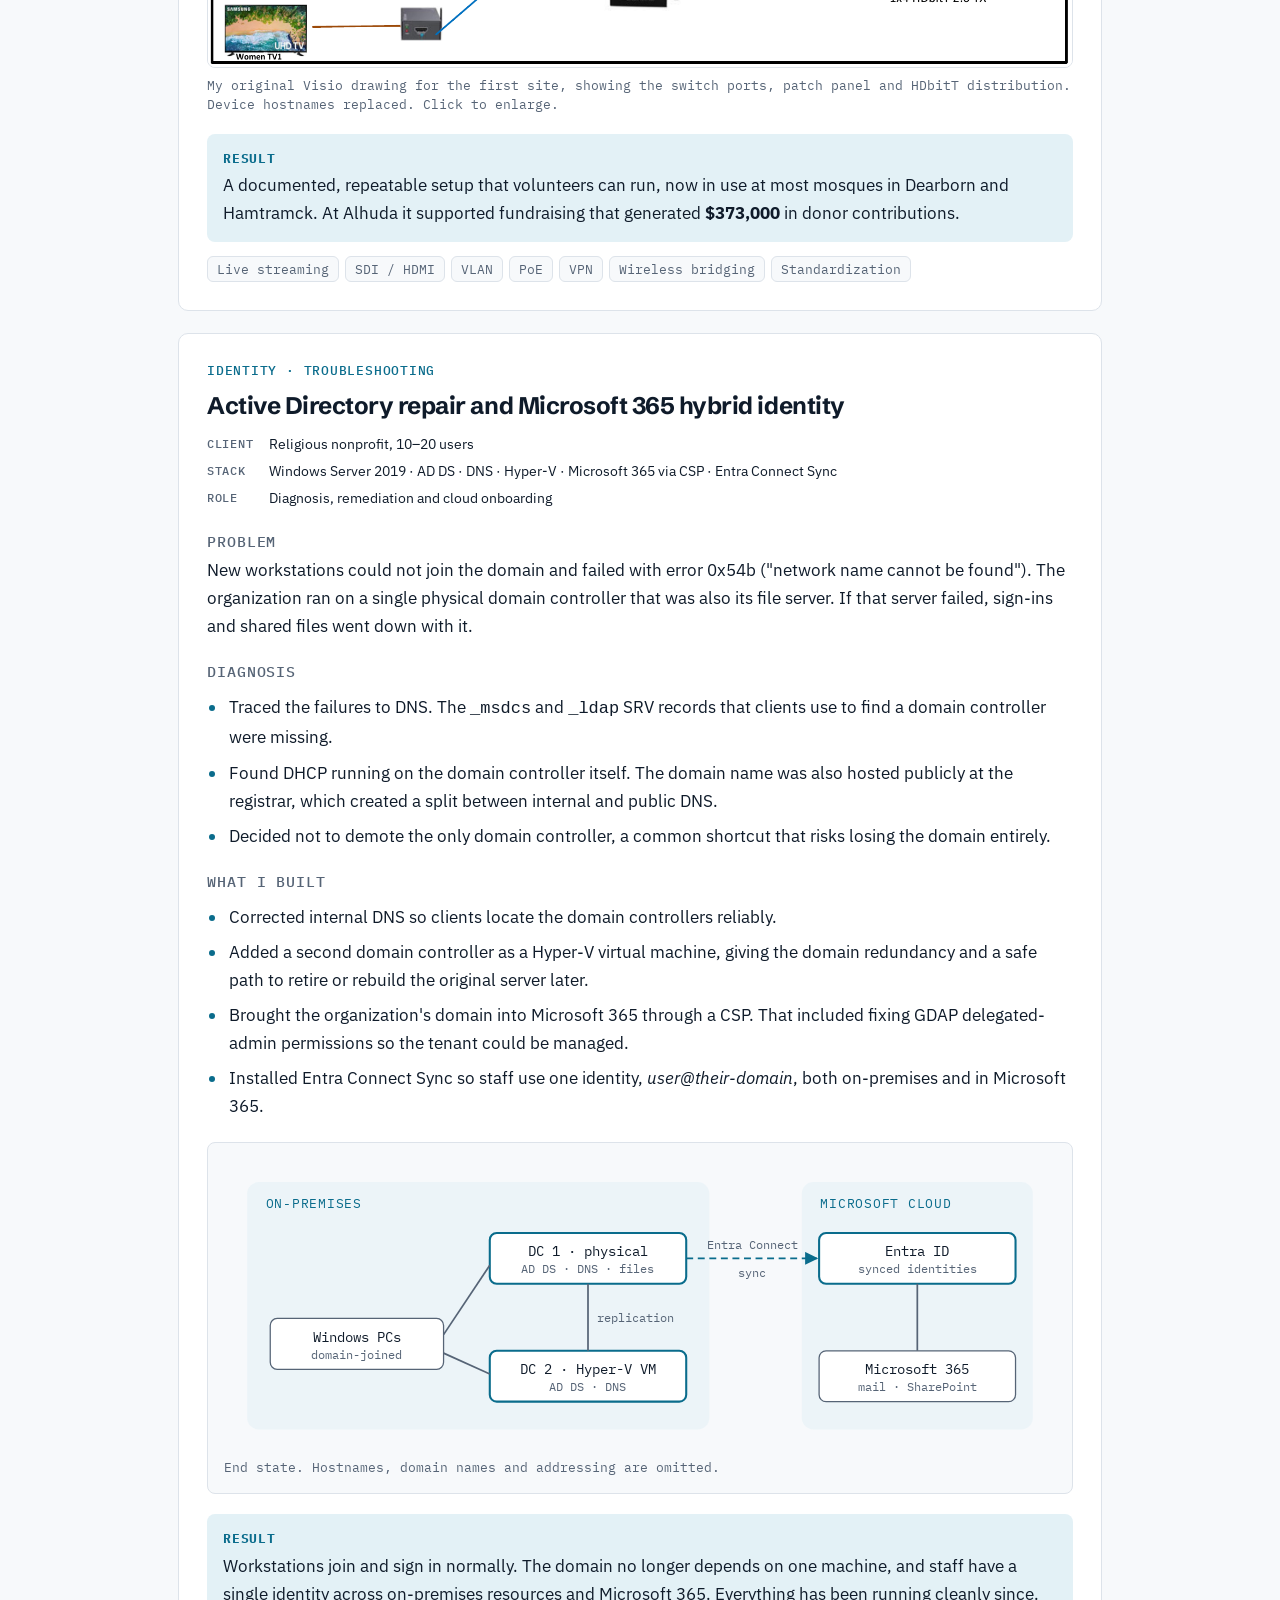
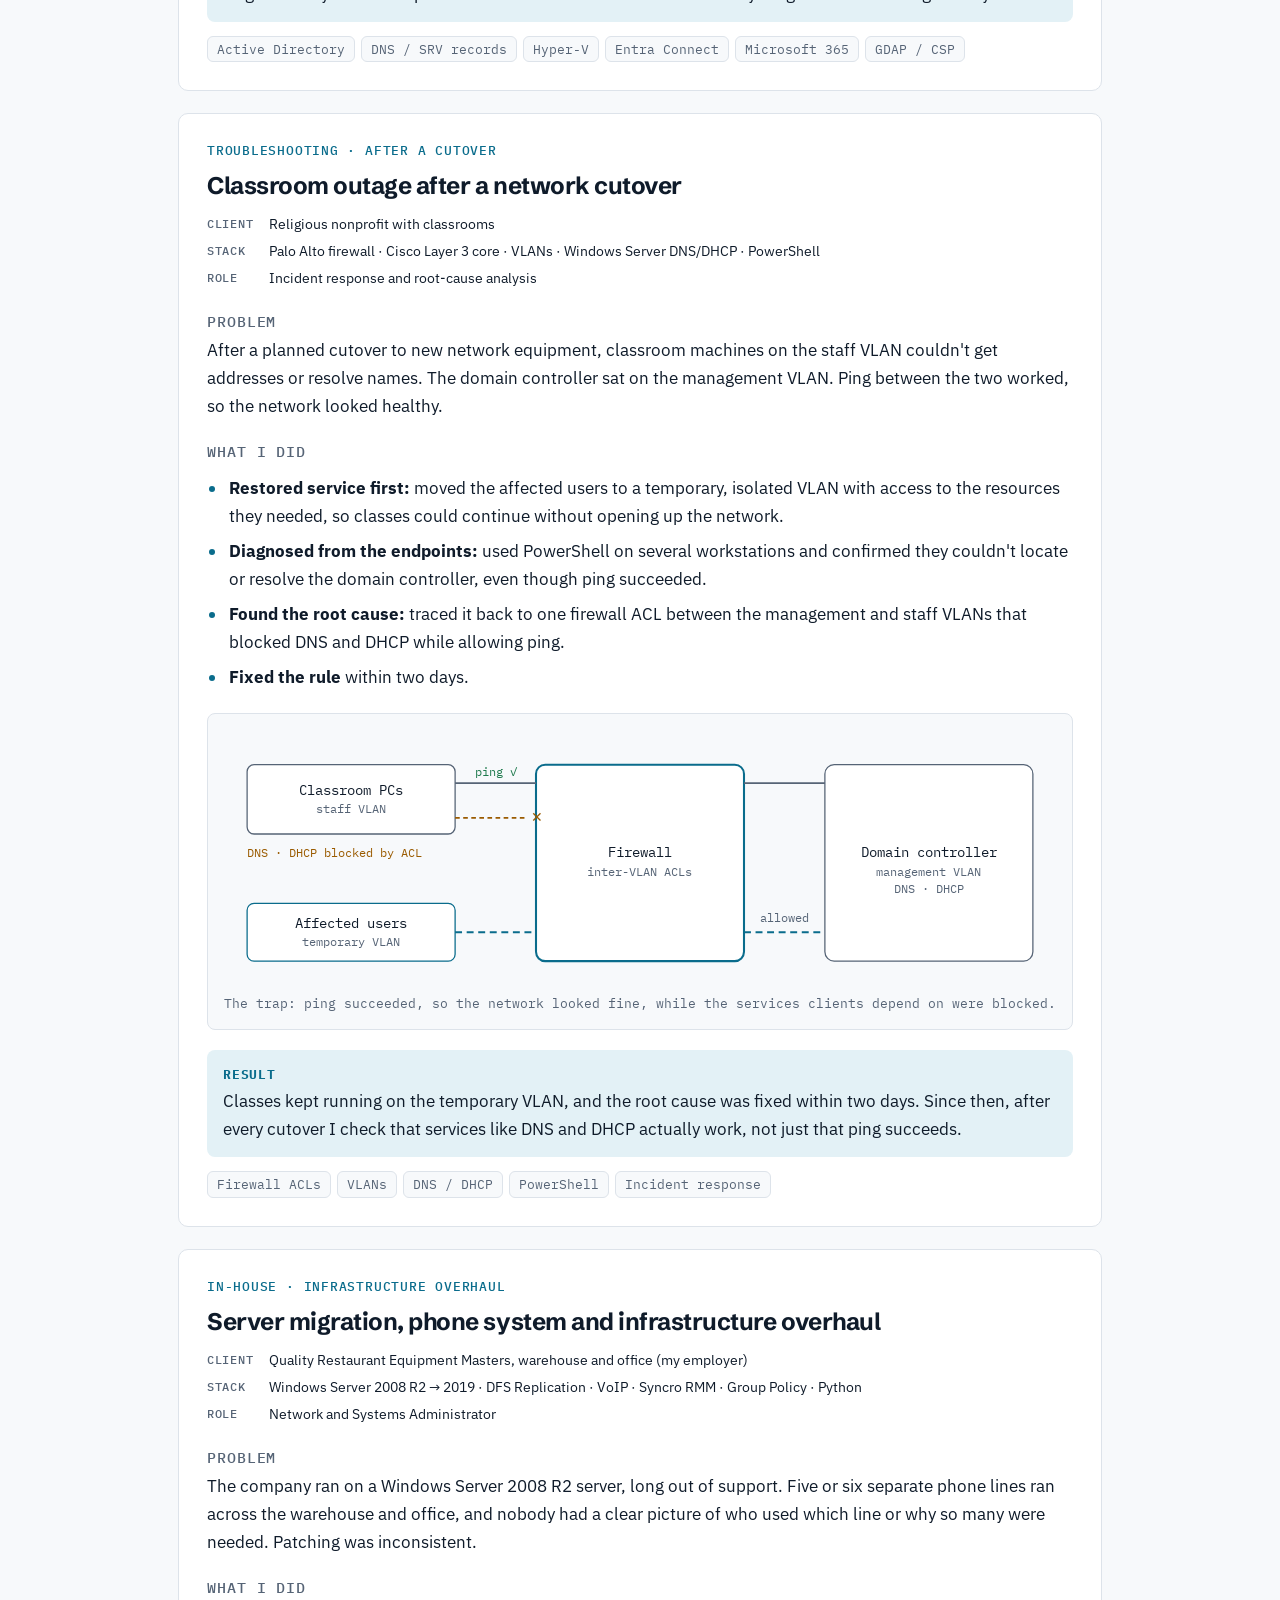
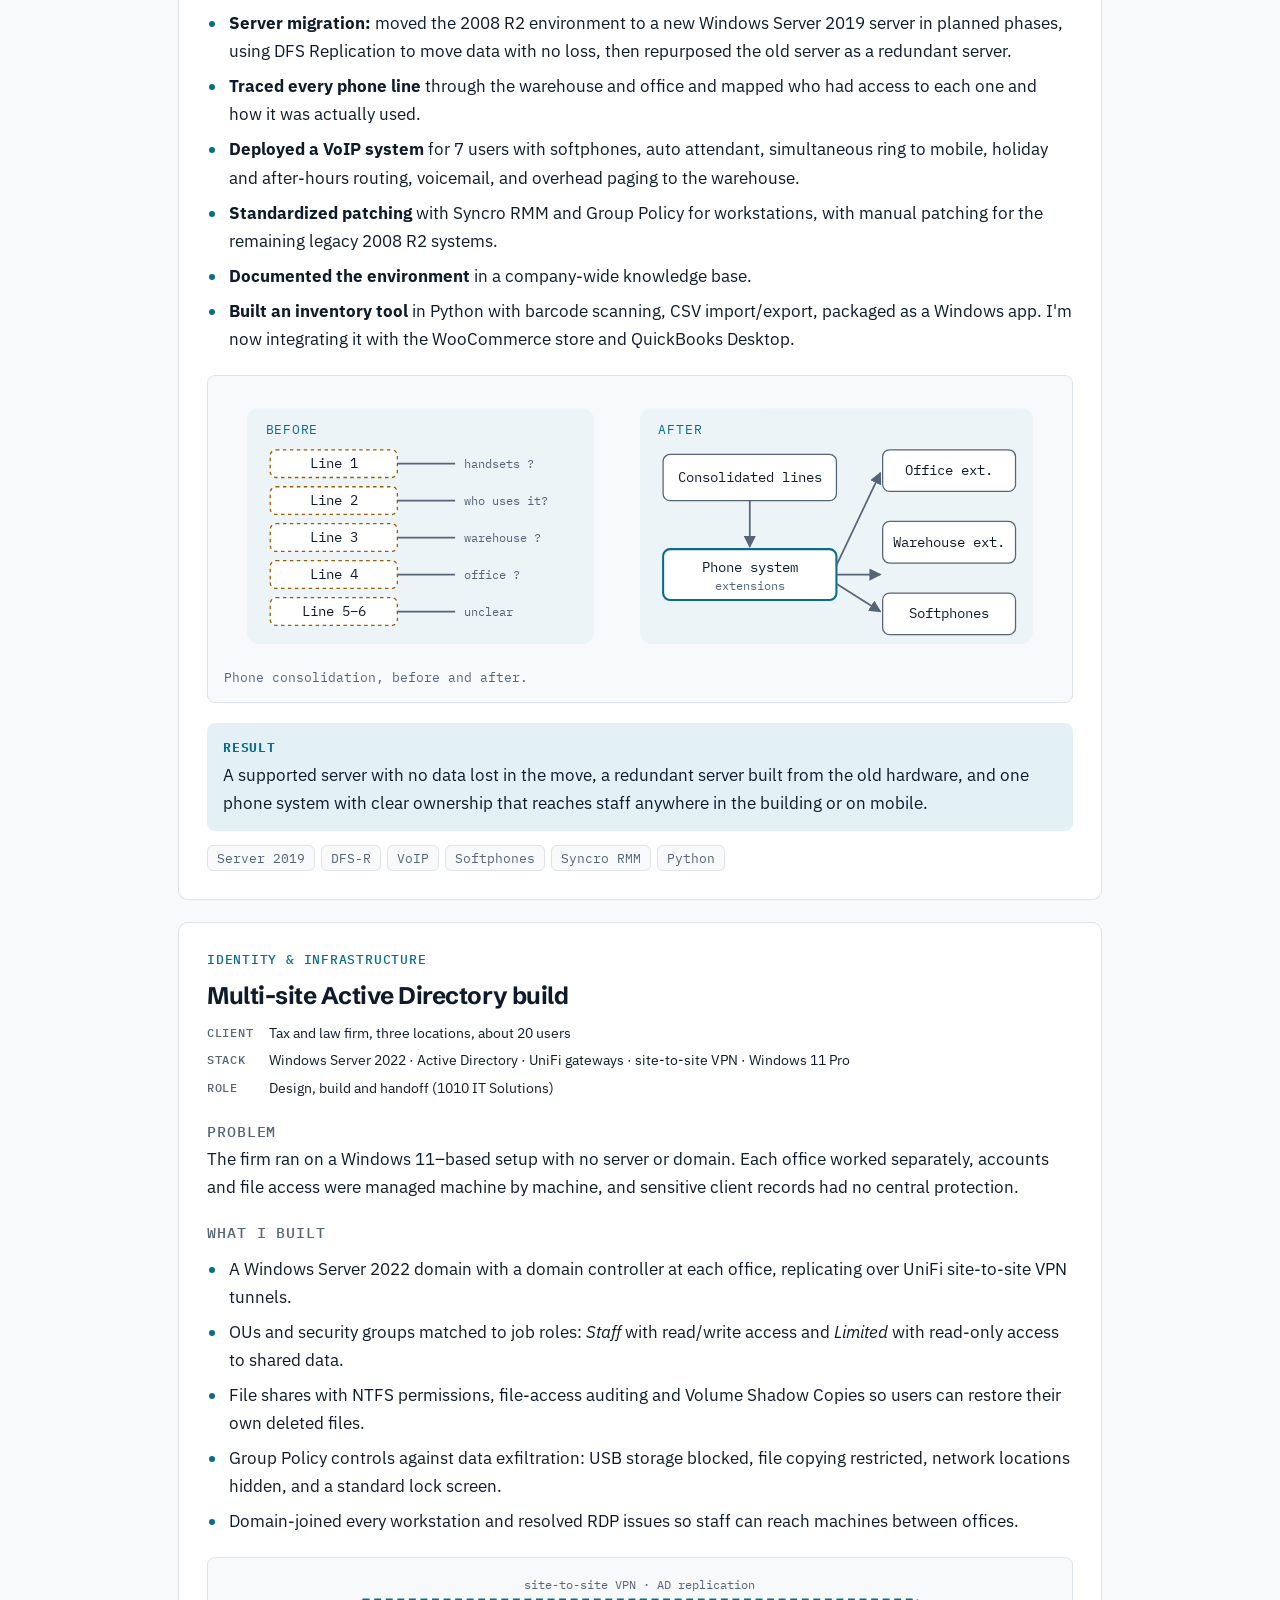
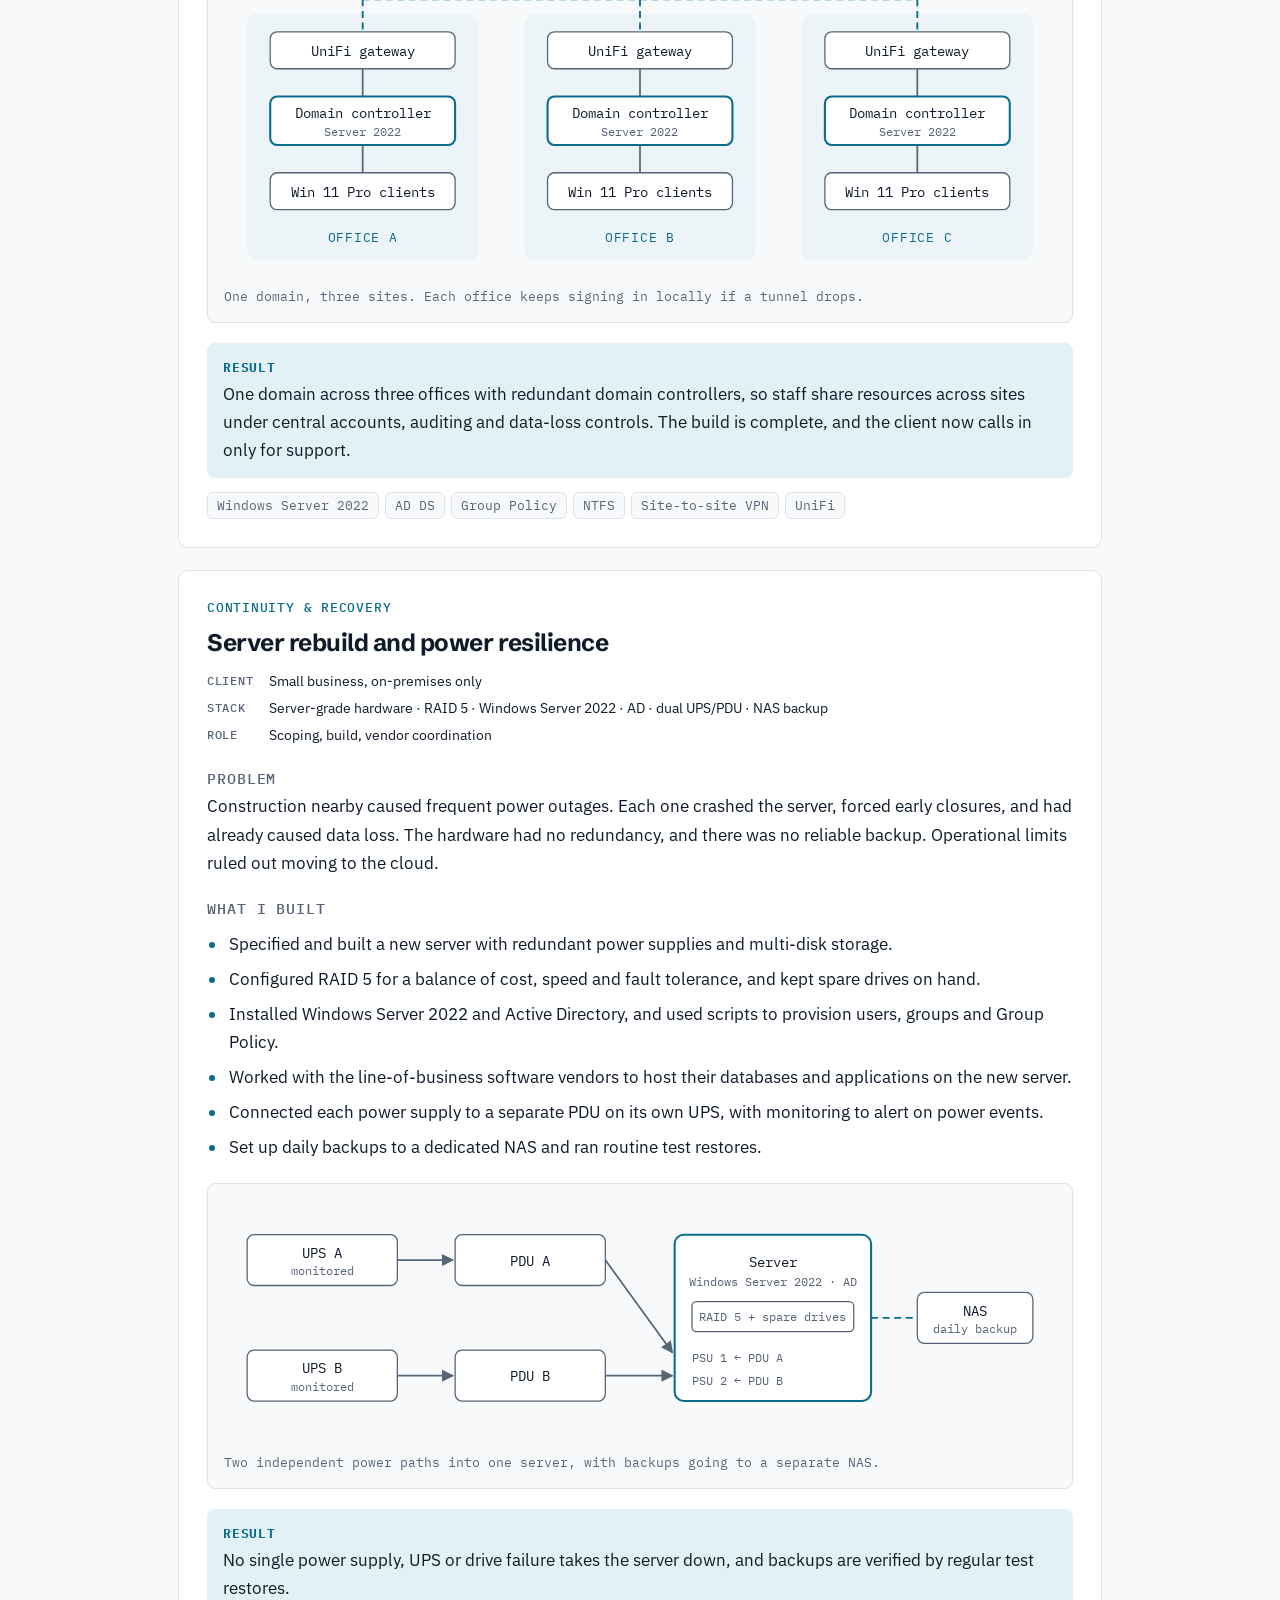
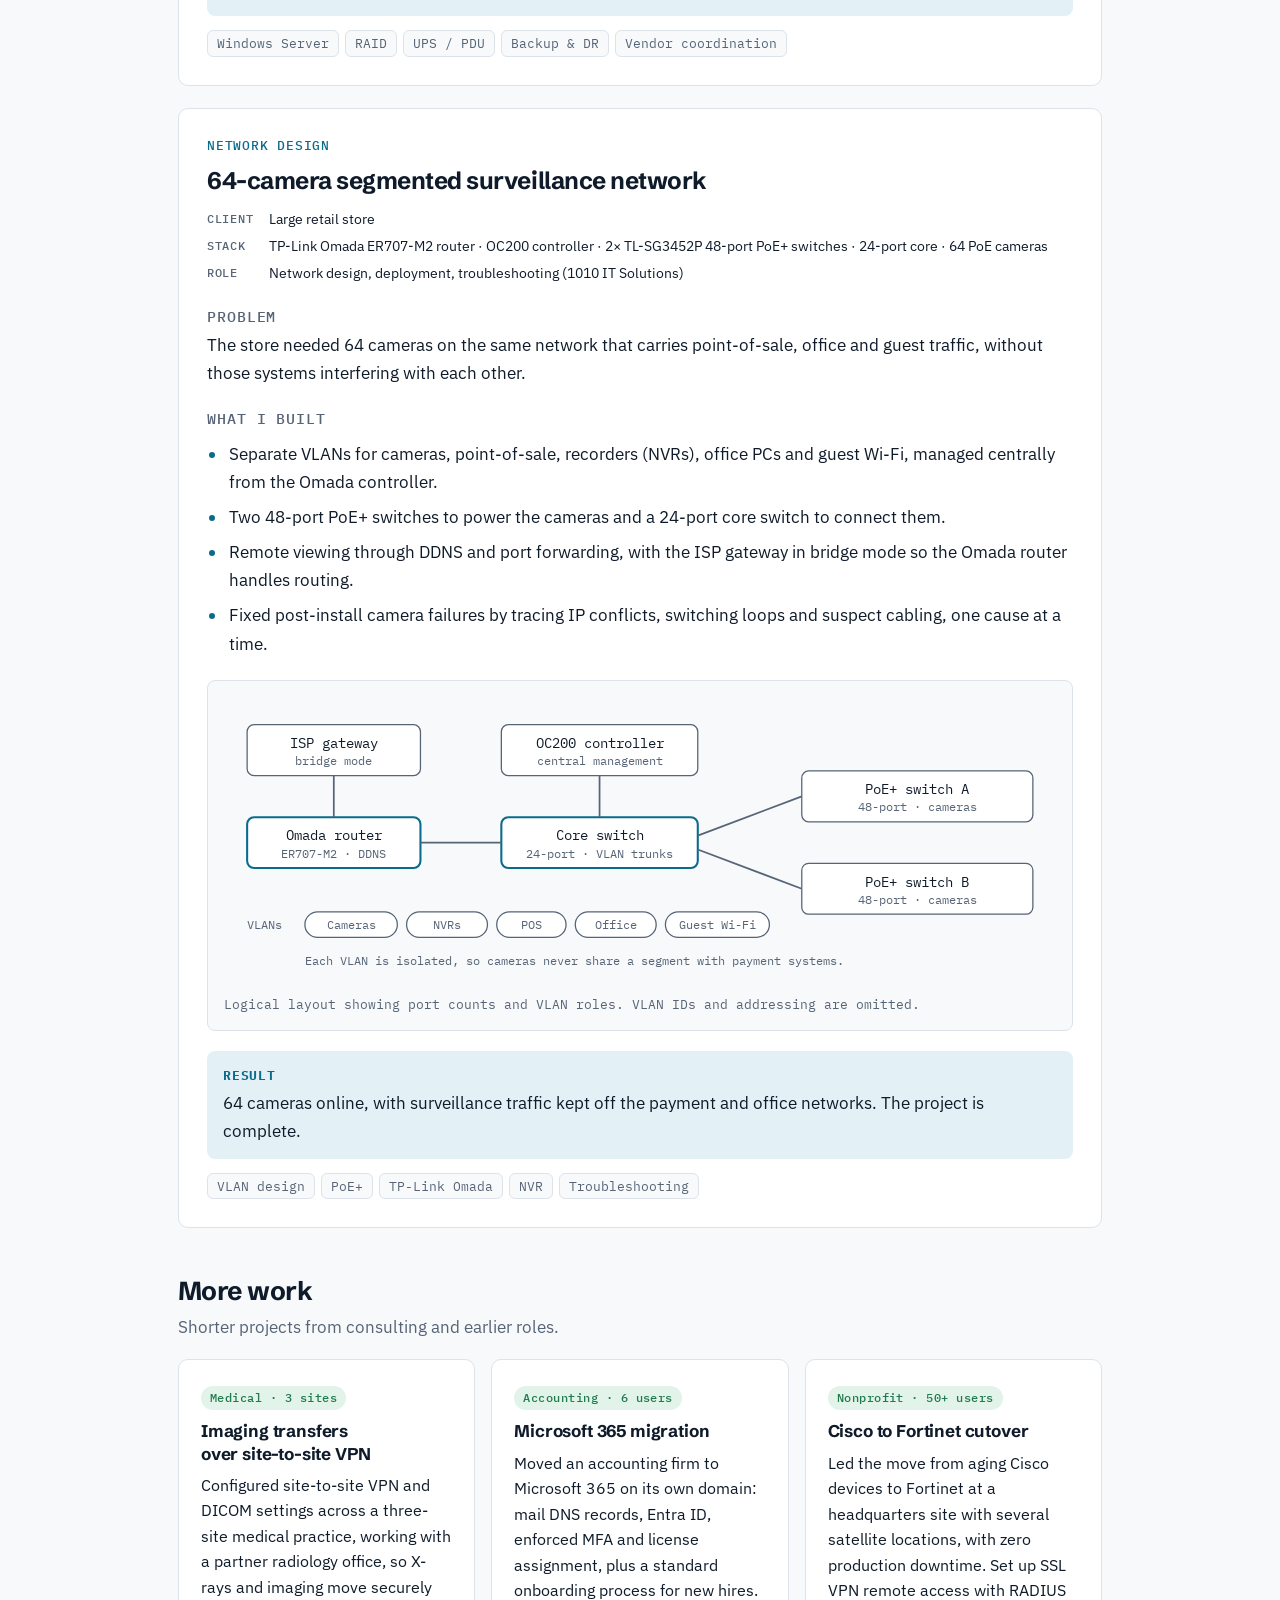
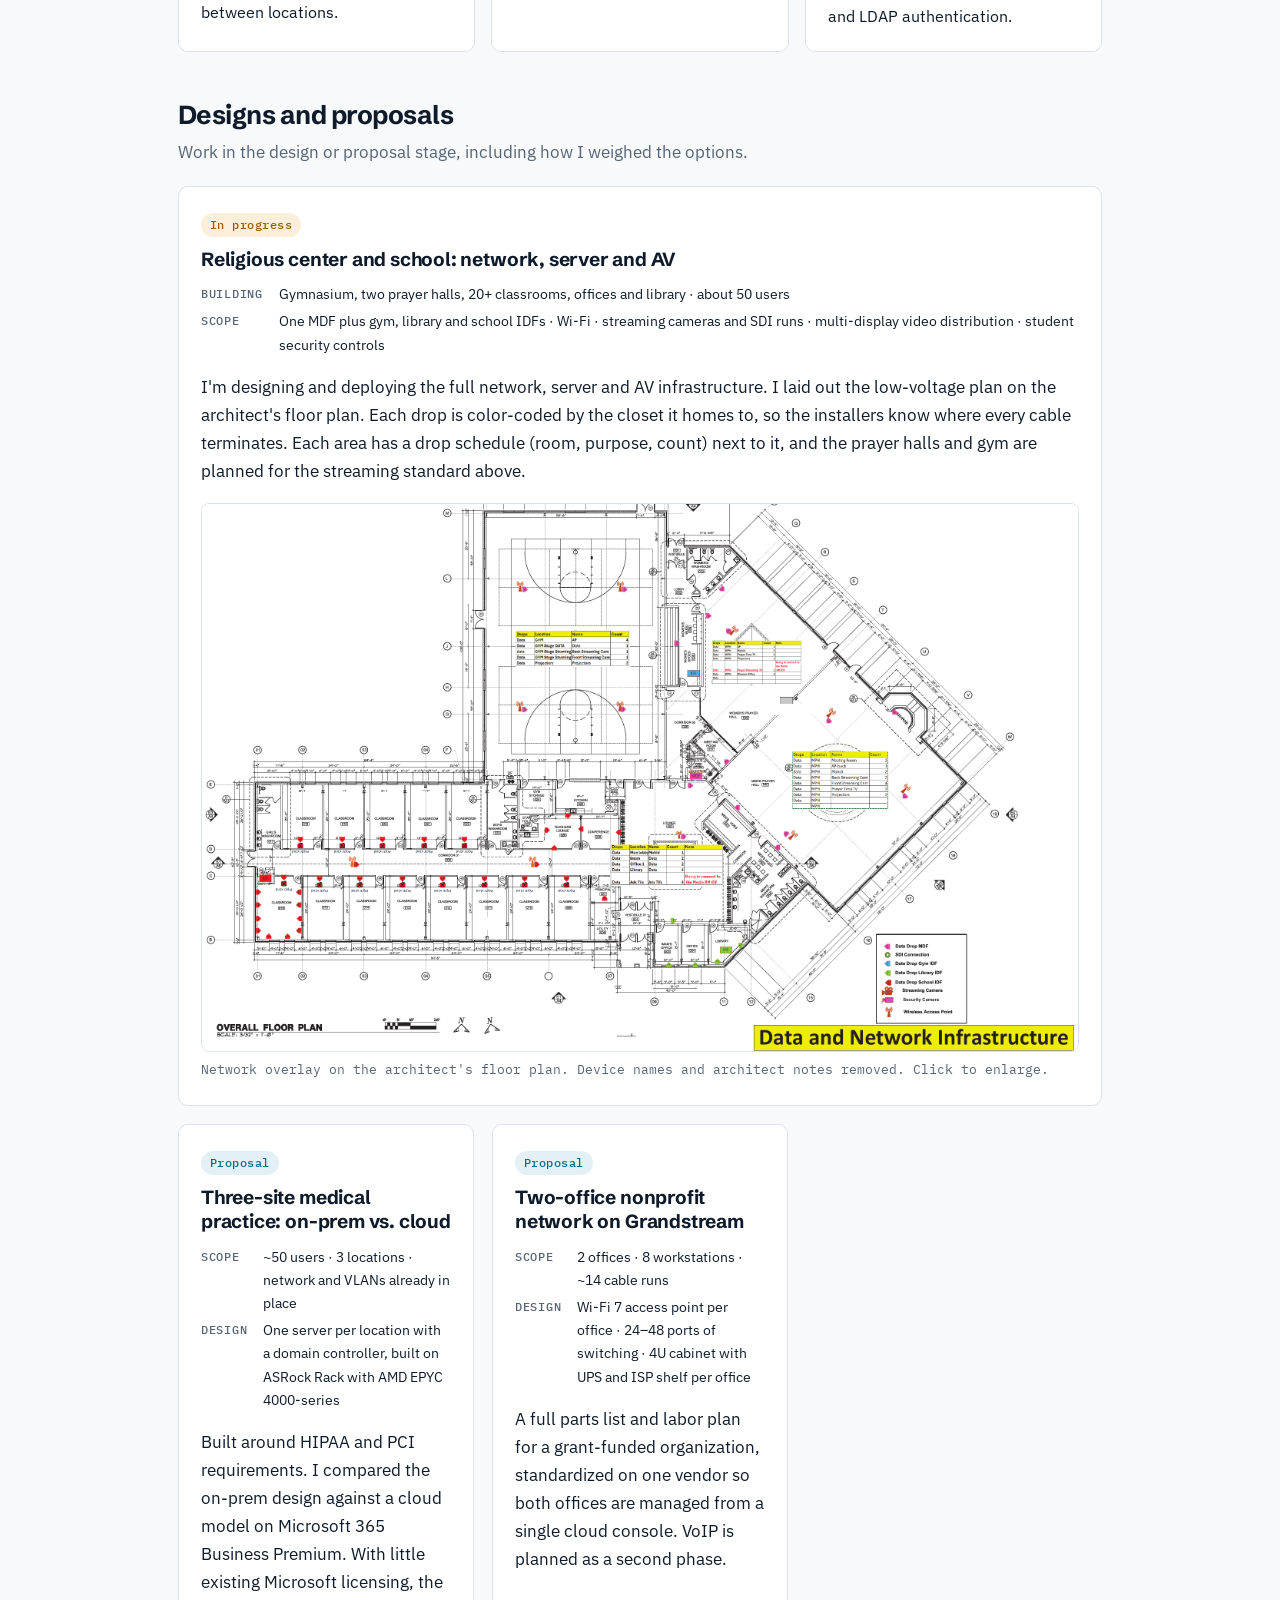
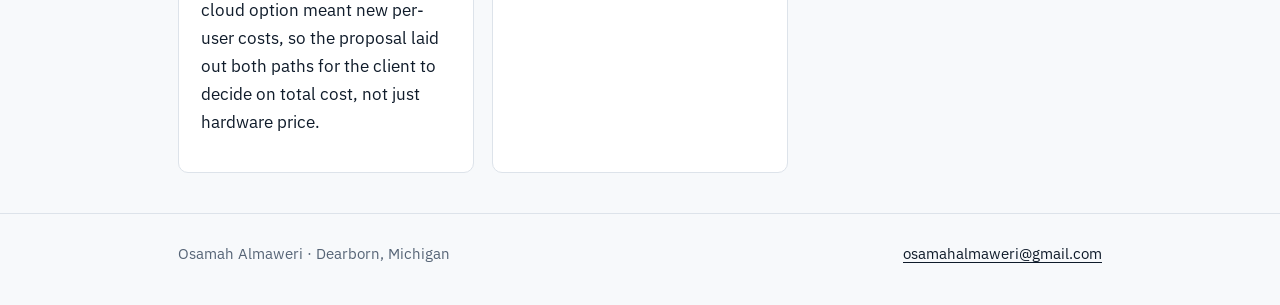
<file: projects.html>
<!doctype html>
<html lang="en">
<head>
  <meta charset="utf-8">
  <meta name="viewport" content="width=device-width, initial-scale=1, viewport-fit=cover">
  <title>Projects · Osamah Almaweri</title>
  <meta name="description" content="Infrastructure case studies with diagrams: a weekend two-building dental expansion, a mosque live-streaming standard, Active Directory repair and Microsoft 365 hybrid identity, a firewall ACL outage, a Server 2008 R2 to 2019 migration, a multi-site AD build, and more.">
  <link rel="canonical" href="https://www.osamahalmaweri.com/projects">
  <link rel="icon" href="data:image/svg+xml,%3Csvg xmlns='http://www.w3.org/2000/svg' viewBox='0 0 32 32'%3E%3Crect width='32' height='32' rx='7' fill='%230a6c8c'/%3E%3Ctext x='16' y='21' font-family='monospace' font-size='13' font-weight='700' fill='white' text-anchor='middle'%3EOA%3C/text%3E%3C/svg%3E">
  <link rel="preconnect" href="https://fonts.googleapis.com">
  <link rel="preconnect" href="https://fonts.gstatic.com" crossorigin>
  <link rel="stylesheet" href="https://fonts.googleapis.com/css2?family=IBM+Plex+Mono:wght@400;500&family=IBM+Plex+Sans:wght@400;600&family=Schibsted+Grotesk:wght@600;700&display=swap">
  <link rel="stylesheet" href="style.css">
</head>
<body>
<a class="skip" href="#main">Skip to content</a>

<header class="site-header">
  <div class="wrap navbar">
    <a class="brand" href="index.html">
      <span class="brand-mark" aria-hidden="true">OA</span>
      <span><span class="brand-name">Osamah Almaweri</span><span class="brand-role">Network &amp; Systems Administrator · Dearborn, MI</span></span>
    </a>
    <nav class="nav" aria-label="Main">
      <a href="index.html">Home</a>
      <a href="experience.html">Experience</a>
      <a href="projects.html" aria-current="page">Projects</a>
      <a href="about.html">About</a>
      <a class="nav-cta" href="Osamah_Almaweri_IT_Systems_Administrator.pdf">Resume (PDF)</a>
    </nav>
  </div>
</header>

<main id="main" class="wrap">
  <section class="page-head">
    <p class="eyebrow">Case studies</p>
    <h1>Projects</h1>
    <p class="lede">Real deployments: the problem, what I built, and how it turned out. Diagrams show the design with addresses, hostnames and other identifying details removed. Most client names are withheld.</p>
  </section>

  <ul class="jump" aria-label="Jump to project">
    <li><a href="#dental-link">Two-building link</a></li>
    <li><a href="#streaming">Streaming standard</a></li>
    <li><a href="#ad-repair">AD repair + M365</a></li>
    <li><a href="#acl-outage">Cutover outage</a></li>
    <li><a href="#overhaul">Migration &amp; VoIP</a></li>
    <li><a href="#multisite-ad">Multi-site AD</a></li>
    <li><a href="#power-resilience">Power resilience</a></li>
    <li><a href="#surveillance">64-camera network</a></li>
    <li><a href="#more">More work</a></li>
    <li><a href="#proposals">Designs</a></li>
  </ul>

  <!-- ============ 0. DENTAL TWO-BUILDING LINK ============ -->
  <article class="case" id="dental-link">
    <p class="eyebrow">Network expansion · one weekend</p>
    <h2>Two-building dental practice link</h2>
    <dl class="spec">
      <dt>Client</dt><dd>Dental practice expanding into a second building across a shared parking lot</dd>
      <dt>Scale</dt><dd>About 30 workstations across both buildings, including the billing team</dd>
      <dt>Role</dt><dd>Design and installation (1010 IT Solutions)</dd>
    </dl>

    <h3>Problem</h3>
    <p>The practice added a second building and needed both buildings on one network, sharing the domain and practice systems. Everything had to be done over a single weekend so patients were seen as usual on Monday.</p>

    <h3>What I built</h3>
    <ul class="points">
      <li>Ran a protected above-ground cable between the buildings as the primary link.</li>
      <li>Added a wireless bridge as a failover path, so the second building stays connected if the cable is damaged.</li>
      <li>Extended the domain and the practice's systems to the new building, so both buildings work as one network.</li>
    </ul>

    <figure class="diagram">
      <svg class="dg" viewBox="0 0 720 240" role="img" aria-labelledby="dg0t">
        <title id="dg0t">Building A and Building B linked by a wired primary run and a wireless bridge failover across a shared parking lot, with about 30 workstations across both buildings on one network.</title>
        <rect class="zone" x="20" y="20" width="230" height="200" rx="10"/><text class="ttl" x="36" y="40">BUILDING A</text>
        <rect class="zone" x="470" y="20" width="230" height="200" rx="10"/><text class="ttl" x="486" y="40">BUILDING B · NEW</text>
        <text class="lbl" x="360" y="40" text-anchor="middle">shared parking lot</text>
        <rect class="node key" x="40" y="54" width="190" height="40" rx="6"/><text x="135" y="78" text-anchor="middle">Switch</text>
        <rect class="node" x="40" y="112" width="190" height="44" rx="6"/><text x="135" y="132" text-anchor="middle">Domain + practice</text><text class="sub" x="135" y="147" text-anchor="middle">systems</text>
        <rect class="node" x="40" y="172" width="190" height="34" rx="6"/><text x="135" y="194" text-anchor="middle">Workstations</text>
        <path class="link" d="M135 94 V112"/>
        <rect class="node key" x="490" y="54" width="190" height="40" rx="6"/><text x="585" y="78" text-anchor="middle">Switch</text>
        <rect class="node" x="490" y="112" width="190" height="44" rx="6"/><text x="585" y="132" text-anchor="middle">Workstations</text><text class="sub" x="585" y="147" text-anchor="middle">incl. billing</text>
        <path class="link" d="M585 94 V112"/>
        <path class="link" d="M230 70 H490" style="stroke:var(--accent);stroke-width:2.4"/>
        <text class="lbl" x="360" y="62" text-anchor="middle">primary · wired run</text>
        <rect class="node" x="285" y="128" width="60" height="28" rx="5"/><text class="sub" x="315" y="146" text-anchor="middle">radio</text>
        <rect class="node" x="375" y="128" width="60" height="28" rx="5"/><text class="sub" x="405" y="146" text-anchor="middle">radio</text>
        <path class="link" d="M230 86 L285 134"/><path class="link" d="M490 86 L435 134"/>
        <path class="net" d="M345 142 H375"/>
        <text class="lbl" x="360" y="178" text-anchor="middle">failover · wireless bridge</text>
        <text class="lbl" x="360" y="212" text-anchor="middle">~30 workstations · one network</text>
      </svg>
      <figcaption>Logical layout. Addressing and device names omitted.</figcaption>
    </figure>

    <p class="result"><b>Result</b>Both buildings went live over one weekend, with a redundant link between them. The practice opened Monday with no disruption to patient care.</p>
    <ul class="tags"><li>Building-to-building link</li><li>Wireless bridge</li><li>Failover</li><li>Active Directory</li><li>Healthcare</li></ul>
  </article>

  <!-- ============ 1. STREAMING STANDARD ============ -->
  <article class="case" id="streaming">
    <p class="eyebrow">AV &amp; network · adopted as a standard</p>
    <h2>Mosque live-streaming standard</h2>
    <dl class="spec">
      <dt>Origin</dt><dd>Designed for Alhuda Islamic Association, Southeast Michigan</dd>
      <dt>Adopted by</dt><dd>American Moslem Society (Dearborn), Islamic Center of Detroit, Community Activity Center, United Community Center, American Moslem Society (Coldwater), and many others. It is now used at most mosques across Dearborn and Hamtramck.</dd>
      <dt>Stack</dt><dd>PoE PTZ cameras · Blackmagic switchers &amp; Web Presenters · HDMI matrix &amp; extenders · video VLAN · VPN · point-to-point wireless</dd>
    </dl>

    <h3>Problem</h3>
    <p>Services and fundraising events needed a stream that worked every week, kept audio in sync, could be run by different volunteers, and could reach events held outdoors. Each community was improvising its own setup.</p>

    <h3>What I built</h3>
    <ul class="points">
      <li><strong>Capture:</strong> primary and auxiliary PTZ cameras on PoE with static addresses, isolated on a dedicated video VLAN.</li>
      <li><strong>Signal flow:</strong> SDI from the main camera into Blackmagic switchers and Web Presenters, then to a streaming and editing workstation for YouTube. HDMI is sent at the same time through a matrix and Ethernet extenders to displays around the building.</li>
      <li><strong>Audio:</strong> house sound fed directly into the switcher to remove audio/video drift.</li>
      <li><strong>Remote control:</strong> off-site operators run the stream over a secure VPN.</li>
      <li><strong>Outdoor reach:</strong> a 500-foot wireless bridge to an outdoor-rated cabinet with its own PoE switch. A year later I redesigned it with dedicated video transmission and frequency separation, so the outdoor livestream no longer drops.</li>
      <li><strong>Standardization:</strong> diagrams, configuration notes and checklists so other organizations could repeat the build and volunteers could run it.</li>
    </ul>

    <figure class="diagram">
      <svg class="dg" viewBox="0 0 800 300" role="img" aria-labelledby="dg1t">
        <title id="dg1t">Streaming signal flow: cameras to switcher to Web Presenter to workstation to YouTube, with HDMI to in-building displays, house audio into the switcher, remote VPN control, and an outdoor wireless extension.</title>
        <defs><marker id="m1" viewBox="0 0 10 10" refX="9" refY="5" markerWidth="7" markerHeight="7" orient="auto"><path class="arrow" d="M0,0 L10,5 L0,10 z"/></marker>
              <marker id="m1a" viewBox="0 0 10 10" refX="9" refY="5" markerWidth="7" markerHeight="7" orient="auto"><path class="arrow acc" d="M0,0 L10,5 L0,10 z"/></marker></defs>
        <rect class="node key" x="20" y="50" width="130" height="44" rx="6"/><text x="85" y="70" text-anchor="middle">PTZ cameras</text><text class="sub" x="85" y="85" text-anchor="middle">PoE · video VLAN</text>
        <rect class="node key" x="180" y="50" width="130" height="44" rx="6"/><text x="245" y="70" text-anchor="middle">Switcher</text><text class="sub" x="245" y="85" text-anchor="middle">Blackmagic</text>
        <rect class="node" x="340" y="50" width="130" height="44" rx="6"/><text x="405" y="70" text-anchor="middle">Web Presenter</text><text class="sub" x="405" y="85" text-anchor="middle">encode</text>
        <rect class="node" x="500" y="50" width="130" height="44" rx="6"/><text x="565" y="70" text-anchor="middle">Workstation</text><text class="sub" x="565" y="85" text-anchor="middle">stream + edit</text>
        <rect class="node" x="660" y="50" width="120" height="44" rx="6"/><text x="720" y="77" text-anchor="middle">YouTube</text>
        <path class="link" d="M150 72 H178" marker-end="url(#m1)"/><text class="lbl" x="164" y="44" text-anchor="middle">SDI</text>
        <path class="link" d="M310 72 H338" marker-end="url(#m1)"/>
        <path class="link" d="M470 72 H498" marker-end="url(#m1)"/>
        <path class="link" d="M630 72 H658" marker-end="url(#m1)"/>
        <rect class="node" x="20" y="160" width="130" height="44" rx="6"/><text x="85" y="180" text-anchor="middle">Outdoor cabinet</text><text class="sub" x="85" y="195" text-anchor="middle">PoE switch</text>
        <path class="net" d="M85 160 V96" marker-end="url(#m1a)"/><text class="lbl" x="93" y="122">PtP link</text><text class="lbl" x="93" y="136">~500 ft</text>
        <rect class="node" x="180" y="160" width="130" height="44" rx="6"/><text x="245" y="180" text-anchor="middle">House sound</text><text class="sub" x="245" y="195" text-anchor="middle">mixer feed</text>
        <path class="link" d="M245 160 V96" marker-end="url(#m1)"/>
        <rect class="node" x="340" y="160" width="130" height="44" rx="6"/><text x="405" y="180" text-anchor="middle">HDMI matrix</text><text class="sub" x="405" y="195" text-anchor="middle">distribution</text>
        <path class="link" d="M300 94 L360 158" marker-end="url(#m1)"/><text class="lbl" x="338" y="128">HDMI</text>
        <rect class="node" x="500" y="160" width="130" height="44" rx="6"/><text x="565" y="180" text-anchor="middle">Displays</text><text class="sub" x="565" y="195" text-anchor="middle">around building</text>
        <path class="link" d="M470 182 H498" marker-end="url(#m1)"/><text class="lbl" x="484" y="222" text-anchor="middle">HDMI over Ethernet</text>
        <rect class="node" x="660" y="160" width="120" height="44" rx="6"/><text x="720" y="180" text-anchor="middle">Remote operator</text><text class="sub" x="720" y="195" text-anchor="middle">off-site</text>
        <path class="net" d="M700 160 L600 96" marker-end="url(#m1a)"/><text class="lbl" x="664" y="128">VPN</text>
        <rect class="node" x="20" y="240" width="130" height="40" rx="6"/><text x="85" y="264" text-anchor="middle">Outdoor cameras</text>
        <path class="link" d="M85 240 V206" marker-end="url(#m1)"/>
        <path class="link" d="M500 262 H530"/><text class="lbl" x="538" y="266">video / audio</text>
        <path class="net" d="M630 262 H660"/><text class="lbl" x="668" y="266">network link</text>
      </svg>
      <figcaption>Signal flow for a standard site. The outdoor extension is added where a site holds outdoor events.</figcaption>
    </figure>

    <figure class="drawing">
      <a href="images/streaming-design.png" target="_blank" rel="noopener"><img src="images/streaming-design.png" alt="Original Visio design for the Alhuda streaming system: three PTZ cameras on a Cisco access switch, a yellow streaming-network zone with media PC, media NAS and editing PC, a camera switcher on SDI, and an HDbitT transmitter feeding projectors and TVs through a Cat6 patch panel." loading="lazy" width="1607" height="1235"></a>
      <figcaption>My original Visio drawing for the first site, showing the switch ports, patch panel and HDbitT distribution. Device hostnames replaced. Click to enlarge.</figcaption>
    </figure>

    <p class="result"><b>Result</b>A documented, repeatable setup that volunteers can run, now in use at most mosques in Dearborn and Hamtramck. At Alhuda it supported fundraising that generated <strong>$373,000</strong> in donor contributions.</p>
    <ul class="tags"><li>Live streaming</li><li>SDI / HDMI</li><li>VLAN</li><li>PoE</li><li>VPN</li><li>Wireless bridging</li><li>Standardization</li></ul>
  </article>

  <!-- ============ 2. AD REPAIR + M365 ============ -->
  <article class="case" id="ad-repair">
    <p class="eyebrow">Identity · troubleshooting</p>
    <h2>Active Directory repair and Microsoft 365 hybrid identity</h2>
    <dl class="spec">
      <dt>Client</dt><dd>Religious nonprofit, 10–20 users</dd>
      <dt>Stack</dt><dd>Windows Server 2019 · AD DS · DNS · Hyper-V · Microsoft 365 via CSP · Entra Connect Sync</dd>
      <dt>Role</dt><dd>Diagnosis, remediation and cloud onboarding</dd>
    </dl>

    <h3>Problem</h3>
    <p>New workstations could not join the domain and failed with error 0x54b ("network name cannot be found"). The organization ran on a single physical domain controller that was also its file server. If that server failed, sign-ins and shared files went down with it.</p>

    <h3>Diagnosis</h3>
    <ul class="points">
      <li>Traced the failures to DNS. The <code>_msdcs</code> and <code>_ldap</code> SRV records that clients use to find a domain controller were missing.</li>
      <li>Found DHCP running on the domain controller itself. The domain name was also hosted publicly at the registrar, which created a split between internal and public DNS.</li>
      <li>Decided not to demote the only domain controller, a common shortcut that risks losing the domain entirely.</li>
    </ul>

    <h3>What I built</h3>
    <ul class="points">
      <li>Corrected internal DNS so clients locate the domain controllers reliably.</li>
      <li>Added a second domain controller as a Hyper-V virtual machine, giving the domain redundancy and a safe path to retire or rebuild the original server later.</li>
      <li>Brought the organization's domain into Microsoft 365 through a CSP. That included fixing GDAP delegated-admin permissions so the tenant could be managed.</li>
      <li>Installed Entra Connect Sync so staff use one identity, <em>user@their-domain</em>, both on-premises and in Microsoft 365.</li>
    </ul>

    <figure class="diagram">
      <svg class="dg" viewBox="0 0 720 250" role="img" aria-labelledby="dg2t">
        <title id="dg2t">Hybrid identity: Windows PCs authenticate to two on-premises domain controllers that replicate with each other; the first syncs identities to Entra ID and Microsoft 365.</title>
        <defs><marker id="m2" viewBox="0 0 10 10" refX="9" refY="5" markerWidth="7" markerHeight="7" orient="auto"><path class="arrow acc" d="M0,0 L10,5 L0,10 z"/></marker></defs>
        <rect class="zone" x="20" y="20" width="400" height="214" rx="10"/><text class="ttl" x="36" y="42">ON-PREMISES</text>
        <rect class="zone" x="500" y="20" width="200" height="214" rx="10"/><text class="ttl" x="516" y="42">MICROSOFT CLOUD</text>
        <rect class="node" x="40" y="138" width="150" height="44" rx="6"/><text x="115" y="158" text-anchor="middle">Windows PCs</text><text class="sub" x="115" y="173" text-anchor="middle">domain-joined</text>
        <rect class="node key" x="230" y="64" width="170" height="44" rx="6"/><text x="315" y="84" text-anchor="middle">DC 1 · physical</text><text class="sub" x="315" y="99" text-anchor="middle">AD DS · DNS · files</text>
        <rect class="node key" x="230" y="166" width="170" height="44" rx="6"/><text x="315" y="186" text-anchor="middle">DC 2 · Hyper-V VM</text><text class="sub" x="315" y="201" text-anchor="middle">AD DS · DNS</text>
        <path class="link" d="M315 108 V166"/><text class="lbl" x="323" y="141">replication</text>
        <path class="link" d="M190 152 L230 92"/><path class="link" d="M190 168 L230 186"/>
        <rect class="node key" x="515" y="64" width="170" height="44" rx="6"/><text x="600" y="84" text-anchor="middle">Entra ID</text><text class="sub" x="600" y="99" text-anchor="middle">synced identities</text>
        <rect class="node" x="515" y="166" width="170" height="44" rx="6"/><text x="600" y="186" text-anchor="middle">Microsoft 365</text><text class="sub" x="600" y="201" text-anchor="middle">mail · SharePoint</text>
        <path class="net" d="M400 86 H513" marker-end="url(#m2)"/><text class="lbl" x="457" y="78" text-anchor="middle">Entra Connect</text><text class="lbl" x="457" y="102" text-anchor="middle">sync</text>
        <path class="link" d="M600 108 V166"/>
      </svg>
      <figcaption>End state. Hostnames, domain names and addressing are omitted.</figcaption>
    </figure>

    <p class="result"><b>Result</b>Workstations join and sign in normally. The domain no longer depends on one machine, and staff have a single identity across on-premises resources and Microsoft 365. Everything has been running cleanly since.</p>
    <ul class="tags"><li>Active Directory</li><li>DNS / SRV records</li><li>Hyper-V</li><li>Entra Connect</li><li>Microsoft 365</li><li>GDAP / CSP</li></ul>
  </article>

  <!-- ============ 2b. ACL OUTAGE ============ -->
  <article class="case" id="acl-outage">
    <p class="eyebrow">Troubleshooting · after a cutover</p>
    <h2>Classroom outage after a network cutover</h2>
    <dl class="spec">
      <dt>Client</dt><dd>Religious nonprofit with classrooms</dd>
      <dt>Stack</dt><dd>Palo Alto firewall · Cisco Layer 3 core · VLANs · Windows Server DNS/DHCP · PowerShell</dd>
      <dt>Role</dt><dd>Incident response and root-cause analysis</dd>
    </dl>

    <h3>Problem</h3>
    <p>After a planned cutover to new network equipment, classroom machines on the staff VLAN couldn't get addresses or resolve names. The domain controller sat on the management VLAN. Ping between the two worked, so the network looked healthy.</p>

    <h3>What I did</h3>
    <ul class="points">
      <li><strong>Restored service first:</strong> moved the affected users to a temporary, isolated VLAN with access to the resources they needed, so classes could continue without opening up the network.</li>
      <li><strong>Diagnosed from the endpoints:</strong> used PowerShell on several workstations and confirmed they couldn't locate or resolve the domain controller, even though ping succeeded.</li>
      <li><strong>Found the root cause:</strong> traced it back to one firewall ACL between the management and staff VLANs that blocked DNS and DHCP while allowing ping.</li>
      <li><strong>Fixed the rule</strong> within two days.</li>
    </ul>

    <figure class="diagram">
      <svg class="dg" viewBox="0 0 720 220" role="img" aria-labelledby="dg7t">
        <title id="dg7t">Classroom PCs on the staff VLAN could ping the domain controller through the firewall, but an ACL blocked DNS and DHCP. Affected users were moved to a temporary VLAN whose path to DNS and DHCP was allowed while the rule was fixed.</title>
        <rect class="node" x="20" y="30" width="180" height="60" rx="6"/><text x="110" y="56" text-anchor="middle">Classroom PCs</text><text class="sub" x="110" y="72" text-anchor="middle">staff VLAN</text>
        <rect class="node key" x="270" y="30" width="180" height="170" rx="8"/><text x="360" y="110" text-anchor="middle">Firewall</text><text class="sub" x="360" y="126" text-anchor="middle">inter-VLAN ACLs</text>
        <rect class="node" x="520" y="30" width="180" height="170" rx="8"/><text x="610" y="110" text-anchor="middle">Domain controller</text><text class="sub" x="610" y="126" text-anchor="middle">management VLAN</text><text class="sub" x="610" y="141" text-anchor="middle">DNS · DHCP</text>
        <path class="link" d="M200 46 H270"/><path class="link" d="M450 46 H520"/>
        <text class="lbl okc" x="235" y="40" text-anchor="middle">ping ✓</text>
        <path class="bad" d="M200 76 H262"/><text class="warn" x="266" y="80" font-size="14">✕</text>
        <text class="lbl warn" x="20" y="110">DNS · DHCP blocked by ACL</text>
        <rect class="node" x="20" y="150" width="180" height="50" rx="6" style="stroke:var(--accent)"/><text x="110" y="171" text-anchor="middle">Affected users</text><text class="sub" x="110" y="187" text-anchor="middle">temporary VLAN</text>
        <path class="net" d="M200 175 H270"/><path class="net" d="M450 175 H520"/>
        <text class="lbl" x="485" y="166" text-anchor="middle">allowed</text>
      </svg>
      <figcaption>The trap: ping succeeded, so the network looked fine, while the services clients depend on were blocked.</figcaption>
    </figure>

    <p class="result"><b>Result</b>Classes kept running on the temporary VLAN, and the root cause was fixed within two days. Since then, after every cutover I check that services like DNS and DHCP actually work, not just that ping succeeds.</p>
    <ul class="tags"><li>Firewall ACLs</li><li>VLANs</li><li>DNS / DHCP</li><li>PowerShell</li><li>Incident response</li></ul>
  </article>

  <!-- ============ 3. QREM OVERHAUL ============ -->
  <article class="case" id="overhaul">
    <p class="eyebrow">In-house · infrastructure overhaul</p>
    <h2>Server migration, phone system and infrastructure overhaul</h2>
    <dl class="spec">
      <dt>Client</dt><dd>Quality Restaurant Equipment Masters, warehouse and office (my employer)</dd>
      <dt>Stack</dt><dd>Windows Server 2008 R2 → 2019 · DFS Replication · VoIP · Syncro RMM · Group Policy · Python</dd>
      <dt>Role</dt><dd>Network and Systems Administrator</dd>
    </dl>

    <h3>Problem</h3>
    <p>The company ran on a Windows Server 2008 R2 server, long out of support. Five or six separate phone lines ran across the warehouse and office, and nobody had a clear picture of who used which line or why so many were needed. Patching was inconsistent.</p>

    <h3>What I did</h3>
    <ul class="points">
      <li><strong>Server migration:</strong> moved the 2008 R2 environment to a new Windows Server 2019 server in planned phases, using DFS Replication to move data with no loss, then repurposed the old server as a redundant server.</li>
      <li><strong>Traced every phone line</strong> through the warehouse and office and mapped who had access to each one and how it was actually used.</li>
      <li><strong>Deployed a VoIP system</strong> for 7 users with softphones, auto attendant, simultaneous ring to mobile, holiday and after-hours routing, voicemail, and overhead paging to the warehouse.</li>
      <li><strong>Standardized patching</strong> with Syncro RMM and Group Policy for workstations, with manual patching for the remaining legacy 2008 R2 systems.</li>
      <li><strong>Documented the environment</strong> in a company-wide knowledge base.</li>
      <li><strong>Built an inventory tool</strong> in Python with barcode scanning, CSV import/export, packaged as a Windows app. I'm now integrating it with the WooCommerce store and QuickBooks Desktop.</li>
    </ul>

    <figure class="diagram">
      <svg class="dg" viewBox="0 0 720 230" role="img" aria-labelledby="dg3t">
        <title id="dg3t">Before: five to six separate phone lines, each tied to its own handsets with unclear ownership. After: consolidated lines feed one phone system that serves office extensions, warehouse extensions, and mobile softphones.</title>
        <defs><marker id="m3" viewBox="0 0 10 10" refX="9" refY="5" markerWidth="7" markerHeight="7" orient="auto"><path class="arrow" d="M0,0 L10,5 L0,10 z"/></marker></defs>
        <rect class="zone" x="20" y="14" width="300" height="204" rx="10"/><text class="ttl" x="36" y="36">BEFORE</text>
        <rect class="zone" x="360" y="14" width="340" height="204" rx="10"/><text class="ttl" x="376" y="36">AFTER</text>
        <rect class="node old" x="40" y="50" width="110" height="24" rx="5"/><text x="95" y="66" text-anchor="middle">Line 1</text>
        <rect class="node old" x="40" y="82" width="110" height="24" rx="5"/><text x="95" y="98" text-anchor="middle">Line 2</text>
        <rect class="node old" x="40" y="114" width="110" height="24" rx="5"/><text x="95" y="130" text-anchor="middle">Line 3</text>
        <rect class="node old" x="40" y="146" width="110" height="24" rx="5"/><text x="95" y="162" text-anchor="middle">Line 4</text>
        <rect class="node old" x="40" y="178" width="110" height="24" rx="5"/><text x="95" y="194" text-anchor="middle">Line 5–6</text>
        <path class="link" d="M150 62 H200"/><path class="link" d="M150 94 H200"/><path class="link" d="M150 126 H200"/><path class="link" d="M150 158 H200"/><path class="link" d="M150 190 H200"/>
        <text class="lbl" x="208" y="66">handsets ?</text><text class="lbl" x="208" y="98">who uses it?</text><text class="lbl" x="208" y="130">warehouse ?</text><text class="lbl" x="208" y="162">office ?</text><text class="lbl" x="208" y="194">unclear</text>
        <rect class="node" x="380" y="54" width="150" height="40" rx="6"/><text x="455" y="78" text-anchor="middle">Consolidated lines</text>
        <rect class="node key" x="380" y="136" width="150" height="44" rx="6"/><text x="455" y="156" text-anchor="middle">Phone system</text><text class="sub" x="455" y="171" text-anchor="middle">extensions</text>
        <path class="link" d="M455 94 V134" marker-end="url(#m3)"/>
        <rect class="node" x="570" y="50" width="115" height="36" rx="6"/><text x="627" y="72" text-anchor="middle">Office ext.</text>
        <rect class="node" x="570" y="112" width="115" height="36" rx="6"/><text x="627" y="134" text-anchor="middle">Warehouse ext.</text>
        <rect class="node" x="570" y="174" width="115" height="36" rx="6"/><text x="627" y="196" text-anchor="middle">Softphones</text>
        <path class="link" d="M530 150 L568 70" marker-end="url(#m3)"/><path class="link" d="M530 158 H568" marker-end="url(#m3)"/><path class="link" d="M530 166 L568 190" marker-end="url(#m3)"/>
      </svg>
      <figcaption>Phone consolidation, before and after.</figcaption>
    </figure>

    <p class="result"><b>Result</b>A supported server with no data lost in the move, a redundant server built from the old hardware, and one phone system with clear ownership that reaches staff anywhere in the building or on mobile.</p>
    <ul class="tags"><li>Server 2019</li><li>DFS-R</li><li>VoIP</li><li>Softphones</li><li>Syncro RMM</li><li>Python</li></ul>
  </article>

  <!-- ============ 4. MULTI-SITE AD ============ -->
  <article class="case" id="multisite-ad">
    <p class="eyebrow">Identity &amp; infrastructure</p>
    <h2>Multi-site Active Directory build</h2>
    <dl class="spec">
      <dt>Client</dt><dd>Tax and law firm, three locations, about 20 users</dd>
      <dt>Stack</dt><dd>Windows Server 2022 · Active Directory · UniFi gateways · site-to-site VPN · Windows 11 Pro</dd>
      <dt>Role</dt><dd>Design, build and handoff (1010 IT Solutions)</dd>
    </dl>

    <h3>Problem</h3>
    <p>The firm ran on a Windows 11–based setup with no server or domain. Each office worked separately, accounts and file access were managed machine by machine, and sensitive client records had no central protection.</p>

    <h3>What I built</h3>
    <ul class="points">
      <li>A Windows Server 2022 domain with a domain controller at each office, replicating over UniFi site-to-site VPN tunnels.</li>
      <li>OUs and security groups matched to job roles: <em>Staff</em> with read/write access and <em>Limited</em> with read-only access to shared data.</li>
      <li>File shares with NTFS permissions, file-access auditing and Volume Shadow Copies so users can restore their own deleted files.</li>
      <li>Group Policy controls against data exfiltration: USB storage blocked, file copying restricted, network locations hidden, and a standard lock screen.</li>
      <li>Domain-joined every workstation and resolved RDP issues so staff can reach machines between offices.</li>
    </ul>

    <figure class="diagram">
      <svg class="dg" viewBox="0 0 720 262" role="img" aria-labelledby="dg4t">
        <title id="dg4t">Three offices, each with a UniFi gateway, a domain controller and Windows 11 Pro clients, linked by site-to-site VPN for Active Directory replication.</title>
        <path class="net" d="M120 22 H600"/><text class="lbl" x="360" y="13" text-anchor="middle">site-to-site VPN · AD replication</text>
        <rect class="zone" x="20" y="34" width="200" height="214" rx="10"/>
        <path class="net" d="M120 22 V50"/>
        <rect class="node" x="40" y="50" width="160" height="32" rx="6"/><text x="120" y="71" text-anchor="middle">UniFi gateway</text>
        <rect class="node key" x="40" y="106" width="160" height="42" rx="6"/><text x="120" y="125" text-anchor="middle">Domain controller</text><text class="sub" x="120" y="140" text-anchor="middle">Server 2022</text>
        <rect class="node" x="40" y="172" width="160" height="32" rx="6"/><text x="120" y="193" text-anchor="middle">Win 11 Pro clients</text>
        <path class="link" d="M120 82 V106"/><path class="link" d="M120 148 V172"/>
        <text class="ttl" x="120" y="232" text-anchor="middle">OFFICE A</text>
        <rect class="zone" x="260" y="34" width="200" height="214" rx="10"/>
        <path class="net" d="M360 22 V50"/>
        <rect class="node" x="280" y="50" width="160" height="32" rx="6"/><text x="360" y="71" text-anchor="middle">UniFi gateway</text>
        <rect class="node key" x="280" y="106" width="160" height="42" rx="6"/><text x="360" y="125" text-anchor="middle">Domain controller</text><text class="sub" x="360" y="140" text-anchor="middle">Server 2022</text>
        <rect class="node" x="280" y="172" width="160" height="32" rx="6"/><text x="360" y="193" text-anchor="middle">Win 11 Pro clients</text>
        <path class="link" d="M360 82 V106"/><path class="link" d="M360 148 V172"/>
        <text class="ttl" x="360" y="232" text-anchor="middle">OFFICE B</text>
        <rect class="zone" x="500" y="34" width="200" height="214" rx="10"/>
        <path class="net" d="M600 22 V50"/>
        <rect class="node" x="520" y="50" width="160" height="32" rx="6"/><text x="600" y="71" text-anchor="middle">UniFi gateway</text>
        <rect class="node key" x="520" y="106" width="160" height="42" rx="6"/><text x="600" y="125" text-anchor="middle">Domain controller</text><text class="sub" x="600" y="140" text-anchor="middle">Server 2022</text>
        <rect class="node" x="520" y="172" width="160" height="32" rx="6"/><text x="600" y="193" text-anchor="middle">Win 11 Pro clients</text>
        <path class="link" d="M600 82 V106"/><path class="link" d="M600 148 V172"/>
        <text class="ttl" x="600" y="232" text-anchor="middle">OFFICE C</text>
      </svg>
      <figcaption>One domain, three sites. Each office keeps signing in locally if a tunnel drops.</figcaption>
    </figure>

    <p class="result"><b>Result</b>One domain across three offices with redundant domain controllers, so staff share resources across sites under central accounts, auditing and data-loss controls. The build is complete, and the client now calls in only for support.</p>
    <ul class="tags"><li>Windows Server 2022</li><li>AD DS</li><li>Group Policy</li><li>NTFS</li><li>Site-to-site VPN</li><li>UniFi</li></ul>
  </article>

  <!-- ============ 5. POWER RESILIENCE ============ -->
  <article class="case" id="power-resilience">
    <p class="eyebrow">Continuity &amp; recovery</p>
    <h2>Server rebuild and power resilience</h2>
    <dl class="spec">
      <dt>Client</dt><dd>Small business, on-premises only</dd>
      <dt>Stack</dt><dd>Server-grade hardware · RAID 5 · Windows Server 2022 · AD · dual UPS/PDU · NAS backup</dd>
      <dt>Role</dt><dd>Scoping, build, vendor coordination</dd>
    </dl>

    <h3>Problem</h3>
    <p>Construction nearby caused frequent power outages. Each one crashed the server, forced early closures, and had already caused data loss. The hardware had no redundancy, and there was no reliable backup. Operational limits ruled out moving to the cloud.</p>

    <h3>What I built</h3>
    <ul class="points">
      <li>Specified and built a new server with redundant power supplies and multi-disk storage.</li>
      <li>Configured RAID 5 for a balance of cost, speed and fault tolerance, and kept spare drives on hand.</li>
      <li>Installed Windows Server 2022 and Active Directory, and used scripts to provision users, groups and Group Policy.</li>
      <li>Worked with the line-of-business software vendors to host their databases and applications on the new server.</li>
      <li>Connected each power supply to a separate PDU on its own UPS, with monitoring to alert on power events.</li>
      <li>Set up daily backups to a dedicated NAS and ran routine test restores.</li>
    </ul>

    <figure class="diagram">
      <svg class="dg" viewBox="0 0 720 210" role="img" aria-labelledby="dg5t">
        <title id="dg5t">Two independent power paths: UPS A to PDU A to power supply 1, and UPS B to PDU B to power supply 2, feeding one server with RAID 5 storage that backs up daily to a NAS.</title>
        <defs><marker id="m5" viewBox="0 0 10 10" refX="9" refY="5" markerWidth="7" markerHeight="7" orient="auto"><path class="arrow" d="M0,0 L10,5 L0,10 z"/></marker></defs>
        <rect class="node" x="20" y="30" width="130" height="44" rx="6"/><text x="85" y="50" text-anchor="middle">UPS A</text><text class="sub" x="85" y="65" text-anchor="middle">monitored</text>
        <rect class="node" x="20" y="130" width="130" height="44" rx="6"/><text x="85" y="150" text-anchor="middle">UPS B</text><text class="sub" x="85" y="165" text-anchor="middle">monitored</text>
        <rect class="node" x="200" y="30" width="130" height="44" rx="6"/><text x="265" y="57" text-anchor="middle">PDU A</text>
        <rect class="node" x="200" y="130" width="130" height="44" rx="6"/><text x="265" y="157" text-anchor="middle">PDU B</text>
        <path class="link" d="M150 52 H198" marker-end="url(#m5)"/><path class="link" d="M150 152 H198" marker-end="url(#m5)"/>
        <rect class="node key" x="390" y="30" width="170" height="144" rx="8"/>
        <text x="475" y="58" text-anchor="middle">Server</text><text class="sub" x="475" y="74" text-anchor="middle">Windows Server 2022 · AD</text>
        <rect class="node" x="405" y="88" width="140" height="26" rx="4"/><text class="sub" x="475" y="105" text-anchor="middle">RAID 5 + spare drives</text>
        <text class="lbl" x="405" y="140">PSU 1 ← PDU A</text><text class="lbl" x="405" y="160">PSU 2 ← PDU B</text>
        <path class="link" d="M330 52 L388 132" marker-end="url(#m5)"/><path class="link" d="M330 152 H388" marker-end="url(#m5)"/>
        <rect class="node" x="600" y="80" width="100" height="44" rx="6"/><text x="650" y="100" text-anchor="middle">NAS</text><text class="sub" x="650" y="115" text-anchor="middle">daily backup</text>
        <path class="net" d="M560 102 H598"/>
      </svg>
      <figcaption>Two independent power paths into one server, with backups going to a separate NAS.</figcaption>
    </figure>

    <p class="result"><b>Result</b>No single power supply, UPS or drive failure takes the server down, and backups are verified by regular test restores.</p>
    <ul class="tags"><li>Windows Server</li><li>RAID</li><li>UPS / PDU</li><li>Backup &amp; DR</li><li>Vendor coordination</li></ul>
  </article>

  <!-- ============ 6. SURVEILLANCE ============ -->
  <article class="case" id="surveillance">
    <p class="eyebrow">Network design</p>
    <h2>64-camera segmented surveillance network</h2>
    <dl class="spec">
      <dt>Client</dt><dd>Large retail store</dd>
      <dt>Stack</dt><dd>TP-Link Omada ER707-M2 router · OC200 controller · 2× TL-SG3452P 48-port PoE+ switches · 24-port core · 64 PoE cameras</dd>
      <dt>Role</dt><dd>Network design, deployment, troubleshooting (1010 IT Solutions)</dd>
    </dl>

    <h3>Problem</h3>
    <p>The store needed 64 cameras on the same network that carries point-of-sale, office and guest traffic, without those systems interfering with each other.</p>

    <h3>What I built</h3>
    <ul class="points">
      <li>Separate VLANs for cameras, point-of-sale, recorders (NVRs), office PCs and guest Wi-Fi, managed centrally from the Omada controller.</li>
      <li>Two 48-port PoE+ switches to power the cameras and a 24-port core switch to connect them.</li>
      <li>Remote viewing through DDNS and port forwarding, with the ISP gateway in bridge mode so the Omada router handles routing.</li>
      <li>Fixed post-install camera failures by tracing IP conflicts, switching loops and suspect cabling, one cause at a time.</li>
    </ul>

    <figure class="diagram">
      <svg class="dg" viewBox="0 0 720 250" role="img" aria-labelledby="dg6t">
        <title id="dg6t">ISP gateway in bridge mode to Omada router, to a 24-port core switch managed by an OC200 controller, feeding two 48-port PoE+ camera switches; five VLANs separate cameras, NVRs, point-of-sale, office and guest Wi-Fi.</title>
        <rect class="node" x="20" y="24" width="150" height="44" rx="6"/><text x="95" y="44" text-anchor="middle">ISP gateway</text><text class="sub" x="95" y="59" text-anchor="middle">bridge mode</text>
        <rect class="node key" x="20" y="104" width="150" height="44" rx="6"/><text x="95" y="124" text-anchor="middle">Omada router</text><text class="sub" x="95" y="139" text-anchor="middle">ER707-M2 · DDNS</text>
        <path class="link" d="M95 68 V104"/>
        <rect class="node" x="240" y="24" width="170" height="44" rx="6"/><text x="325" y="44" text-anchor="middle">OC200 controller</text><text class="sub" x="325" y="59" text-anchor="middle">central management</text>
        <rect class="node key" x="240" y="104" width="170" height="44" rx="6"/><text x="325" y="124" text-anchor="middle">Core switch</text><text class="sub" x="325" y="139" text-anchor="middle">24-port · VLAN trunks</text>
        <path class="link" d="M170 126 H240"/><path class="link" d="M325 68 V104"/>
        <rect class="node" x="500" y="64" width="200" height="44" rx="6"/><text x="600" y="84" text-anchor="middle">PoE+ switch A</text><text class="sub" x="600" y="99" text-anchor="middle">48-port · cameras</text>
        <rect class="node" x="500" y="144" width="200" height="44" rx="6"/><text x="600" y="164" text-anchor="middle">PoE+ switch B</text><text class="sub" x="600" y="179" text-anchor="middle">48-port · cameras</text>
        <path class="link" d="M410 120 L500 86"/><path class="link" d="M410 132 L500 166"/>
        <text class="lbl" x="20" y="201">VLANs</text>
        <rect class="node" x="70" y="186" width="80" height="22" rx="11"/><text class="sub" x="110" y="201" text-anchor="middle">Cameras</text>
        <rect class="node" x="158" y="186" width="70" height="22" rx="11"/><text class="sub" x="193" y="201" text-anchor="middle">NVRs</text>
        <rect class="node" x="236" y="186" width="60" height="22" rx="11"/><text class="sub" x="266" y="201" text-anchor="middle">POS</text>
        <rect class="node" x="304" y="186" width="70" height="22" rx="11"/><text class="sub" x="339" y="201" text-anchor="middle">Office</text>
        <rect class="node" x="382" y="186" width="90" height="22" rx="11"/><text class="sub" x="427" y="201" text-anchor="middle">Guest Wi-Fi</text>
        <text class="lbl" x="70" y="232">Each VLAN is isolated, so cameras never share a segment with payment systems.</text>
      </svg>
      <figcaption>Logical layout showing port counts and VLAN roles. VLAN IDs and addressing are omitted.</figcaption>
    </figure>

    <p class="result"><b>Result</b>64 cameras online, with surveillance traffic kept off the payment and office networks. The project is complete.</p>
    <ul class="tags"><li>VLAN design</li><li>PoE+</li><li>TP-Link Omada</li><li>NVR</li><li>Troubleshooting</li></ul>
  </article>

  <!-- ============ MORE WORK ============ -->
  <section id="more" style="scroll-margin-top:90px">
    <h2 class="section-title">More work</h2>
    <p class="muted prose">Shorter projects from consulting and earlier roles.</p>
    <div class="more">
      <article class="proposal">
        <span class="status done">Medical · 3 sites</span>
        <h3>Imaging transfers over site-to-site VPN</h3>
        <p>Configured site-to-site VPN and DICOM settings across a three-site medical practice, working with a partner radiology office, so X-rays and imaging move securely between locations.</p>
      </article>
      <article class="proposal">
        <span class="status done">Accounting · 6 users</span>
        <h3>Microsoft 365 migration</h3>
        <p>Moved an accounting firm to Microsoft 365 on its own domain: mail DNS records, Entra ID, enforced MFA and license assignment, plus a standard onboarding process for new hires.</p>
      </article>
      <article class="proposal">
        <span class="status done">Nonprofit · 50+ users</span>
        <h3>Cisco to Fortinet cutover</h3>
        <p>Led the move from aging Cisco devices to Fortinet at a headquarters site with several satellite locations, with zero production downtime. Set up SSL VPN remote access with RADIUS and LDAP authentication.</p>
      </article>
    </div>
  </section>

  <!-- ============ DESIGN PROPOSALS ============ -->
  <section id="proposals" style="scroll-margin-top:90px">
    <h2 class="section-title">Designs and proposals</h2>
    <p class="muted prose">Work in the design or proposal stage, including how I weighed the options.</p>

    <div class="proposals">
      <article class="proposal wide" id="campus">
        <span class="status progress">In progress</span>
        <h3>Religious center and school: network, server and AV</h3>
        <dl class="spec">
          <dt>Building</dt><dd>Gymnasium, two prayer halls, 20+ classrooms, offices and library · about 50 users</dd>
          <dt>Scope</dt><dd>One MDF plus gym, library and school IDFs · Wi-Fi · streaming cameras and SDI runs · multi-display video distribution · student security controls</dd>
        </dl>
        <p>I'm designing and deploying the full network, server and AV infrastructure. I laid out the low-voltage plan on the architect's floor plan. Each drop is color-coded by the closet it homes to, so the installers know where every cable terminates. Each area has a drop schedule (room, purpose, count) next to it, and the prayer halls and gym are planned for the streaming standard above.</p>
        <figure class="drawing">
          <a href="images/coldwater-plan.png" target="_blank" rel="noopener"><img src="images/coldwater-plan.png" alt="Floor plan of a mosque and school campus marked with color-coded data drops for the MDF and three IDFs, wireless access points, streaming cameras, SDI connections, and yellow drop-schedule tables for the gym, prayer halls and offices." loading="lazy" width="2280" height="1424"></a>
          <figcaption>Network overlay on the architect's floor plan. Device names and architect notes removed. Click to enlarge.</figcaption>
        </figure>
      </article>
      <article class="proposal">
        <span class="status next">Proposal</span>
        <h3>Three-site medical practice: on-prem vs. cloud</h3>
        <dl class="spec">
          <dt>Scope</dt><dd>~50 users · 3 locations · network and VLANs already in place</dd>
          <dt>Design</dt><dd>One server per location with a domain controller, built on ASRock Rack with AMD EPYC 4000-series</dd>
        </dl>
        <p>Built around HIPAA and PCI requirements. I compared the on-prem design against a cloud model on Microsoft 365 Business Premium. With little existing Microsoft licensing, the cloud option meant new per-user costs, so the proposal laid out both paths for the client to decide on total cost, not just hardware price.</p>
      </article>

      <article class="proposal">
        <span class="status next">Proposal</span>
        <h3>Two-office nonprofit network on Grandstream</h3>
        <dl class="spec">
          <dt>Scope</dt><dd>2 offices · 8 workstations · ~14 cable runs</dd>
          <dt>Design</dt><dd>Wi-Fi 7 access point per office · 24–48 ports of switching · 4U cabinet with UPS and ISP shelf per office</dd>
        </dl>
        <p>A full parts list and labor plan for a grant-funded organization, standardized on one vendor so both offices are managed from a single cloud console. VoIP is planned as a second phase.</p>
      </article>

    </div>
  </section>
</main>

<footer class="site-footer">
  <div class="wrap">
    <span>Osamah Almaweri · Dearborn, Michigan</span>
    <span><a href="mailto:osamahalmaweri@gmail.com">osamahalmaweri@gmail.com</a></span>
  </div>
</footer>
</body>
</html>
</file>
<file: style.css>
/* Osamah Almaweri — site styles
   Layout: one left-aligned reading column (~960px), sticky top bar,
   content set as "spec sheets": label in mono, detail in sans. */

:root{
  /* Color — cool slate neutrals biased toward the accent */
  --bg:        #f7f9fb;
  --surface:   #ffffff;
  --fg:        #0f1b2a;
  --muted:     #566476;
  --line:      #dde3ea;
  --accent:    #0a6c8c;   /* deep cable-teal */
  --accent-ink:#ffffff;
  --accent-soft:#e3f1f6;
  --ok:        #1f7a4d;
  --ok-soft:   #e2f3ea;
  --warn:      #9a5b00;
  --warn-soft: #fbefd9;
  --header-bg: rgba(247,249,251,.88);

  /* Type */
  --display: "Schibsted Grotesk", "Segoe UI", system-ui, sans-serif;
  --body:    "IBM Plex Sans", "Segoe UI", system-ui, -apple-system, Roboto, Arial, sans-serif;
  --mono:    "IBM Plex Mono", ui-monospace, "Cascadia Mono", Consolas, monospace;

  /* Scale */
  --max: 960px;
  --radius: 10px;
}

@media (prefers-color-scheme: dark){
  :root:not([data-theme="light"]){
    --bg:#0c131c; --surface:#121c27; --fg:#e6edf4; --muted:#93a3b5; --line:#233142;
    --accent:#4fb4d6; --accent-ink:#06202b; --accent-soft:#11303d;
    --ok:#5cc792; --ok-soft:#12301f; --warn:#e5ad55; --warn-soft:#352610;
    --header-bg: rgba(12,19,28,.88);
    color-scheme: dark;
  }
}
:root[data-theme="dark"]{
  --bg:#0c131c; --surface:#121c27; --fg:#e6edf4; --muted:#93a3b5; --line:#233142;
  --accent:#4fb4d6; --accent-ink:#06202b; --accent-soft:#11303d;
  --ok:#5cc792; --ok-soft:#12301f; --warn:#e5ad55; --warn-soft:#352610;
  --header-bg: rgba(12,19,28,.88);
  color-scheme: dark;
}

*{ box-sizing:border-box; }
html{ -webkit-text-size-adjust:100%; scroll-behavior:smooth; }
@media (prefers-reduced-motion: reduce){ html{ scroll-behavior:auto; } }

body{
  margin:0;
  background:var(--bg);
  color:var(--fg);
  font-family:var(--body);
  font-size:17px;
  line-height:1.65;
}

a{ color:var(--accent); text-underline-offset:3px; }
a:hover{ text-decoration-thickness:2px; }
:focus-visible{ outline:2px solid var(--accent); outline-offset:3px; border-radius:4px; }

.skip{ position:absolute; left:-999px; top:8px; }
.skip:focus{ left:16px; background:var(--surface); padding:8px 12px; z-index:20; }

.wrap{
  max-width:var(--max);
  margin:0 auto;
  padding-left:max(18px, env(safe-area-inset-left, 0px));
  padding-right:max(18px, env(safe-area-inset-right, 0px));
}

/* ---------- Header ---------- */
.site-header{
  position:sticky; top:0; z-index:10;
  background:var(--header-bg);
  backdrop-filter:blur(10px);
  -webkit-backdrop-filter:blur(10px);
  border-bottom:1px solid var(--line);
}
.navbar{
  display:flex; align-items:center; justify-content:space-between;
  flex-wrap:wrap; gap:8px 20px;
  padding-block:12px;
}
.brand{ display:flex; align-items:center; gap:10px; text-decoration:none; color:var(--fg); }
.brand-mark{
  width:32px; height:32px; border-radius:8px; flex:none;
  display:grid; place-items:center;
  background:var(--accent); color:var(--accent-ink);
  font:600 13px/1 var(--mono); letter-spacing:.02em;
}
.brand-name{ font:700 16px/1.2 var(--display); letter-spacing:-.01em; }
.brand-role{ display:block; font:400 12px/1.3 var(--mono); color:var(--muted); }

.nav{ display:flex; flex-wrap:wrap; gap:2px; }
.nav a{
  color:var(--fg); text-decoration:none;
  font-size:15px; padding:6px 11px; border-radius:7px;
}
.nav a:hover{ background:var(--accent-soft); }
.nav a[aria-current="page"]{ background:var(--accent-soft); color:var(--accent); font-weight:600; }
.nav a.nav-cta{ border:1px solid var(--line); }

/* ---------- Type ---------- */
h1,h2,h3{ font-family:var(--display); letter-spacing:-.02em; text-wrap:balance; color:var(--fg); }
h1{ font-size:clamp(34px, 5.4vw, 52px); line-height:1.06; margin:0 0 16px; }
h2{ font-size:26px; line-height:1.2; margin:0 0 6px; }
h3{ font-size:20px; line-height:1.3; margin:0 0 6px; letter-spacing:-.01em; }
p{ margin:0 0 14px; }
.lede{ font-size:19px; color:var(--fg); max-width:62ch; }
.muted{ color:var(--muted); }
.eyebrow{
  font:500 13px/1.4 var(--mono); letter-spacing:.06em; text-transform:uppercase;
  color:var(--accent); margin:0 0 12px;
}
.prose{ max-width:66ch; }

/* ---------- Sections ---------- */
main{ padding-block:8px 40px; }
.hero{ padding-block:56px 40px; }
.section{ padding-block:36px; border-top:1px solid var(--line); }
.section-head{ display:flex; justify-content:space-between; align-items:baseline; flex-wrap:wrap; gap:8px 20px; margin-bottom:20px; }
.section-head p{ margin:0; }
.page-head{ padding-block:48px 28px; }

/* ---------- Buttons ---------- */
.actions{ display:flex; flex-wrap:wrap; gap:10px; margin-top:24px; }
.btn{
  display:inline-flex; align-items:center; gap:8px;
  padding:10px 16px; border-radius:8px;
  font:600 15px/1 var(--body); text-decoration:none;
  border:1px solid var(--line); color:var(--fg); background:var(--surface);
}
.btn:hover{ border-color:var(--accent); }
.btn.primary{ background:var(--accent); border-color:var(--accent); color:var(--accent-ink); }
.btn.primary:hover{ filter:brightness(1.08); }

/* ---------- Facts strip ---------- */
.facts{
  display:grid; grid-template-columns:repeat(auto-fit, minmax(180px,1fr));
  gap:1px; background:var(--line);
  border:1px solid var(--line); border-radius:var(--radius); overflow:hidden;
  margin-top:40px;
}
.fact{ background:var(--surface); padding:16px 18px; min-width:0; }
.fact b{ display:block; font:700 24px/1.2 var(--display); font-variant-numeric:tabular-nums; }
.fact span{ display:block; font:400 13px/1.45 var(--mono); color:var(--muted); margin-top:4px; }

/* ---------- Spec rows (project + job metadata) ---------- */
.spec{
  display:grid; grid-template-columns:max-content 1fr; gap:4px 16px;
  font-size:14px; margin:12px 0 16px;
}
.spec dt{ font:500 12px/1.9 var(--mono); text-transform:uppercase; letter-spacing:.06em; color:var(--muted); }
.spec dd{ margin:0; min-width:0; }

/* ---------- Featured work (home) ---------- */
.work-list{ display:grid; gap:0; }
.work{
  display:grid; grid-template-columns:200px 1fr; gap:6px 28px;
  padding-block:20px; border-top:1px solid var(--line);
  text-decoration:none; color:inherit;
}
.work:first-child{ border-top:0; padding-top:4px; }
.work-tag{ font:500 13px/1.6 var(--mono); color:var(--muted); }
.work h3{ color:var(--fg); }
.work:hover h3{ color:var(--accent); }
.work p{ margin:0; color:var(--muted); }

/* ---------- Two-column ---------- */
.split{ display:grid; grid-template-columns:1fr 1fr; gap:28px; }
.split > *{ min-width:0; }

/* ---------- Certifications ---------- */
.certs{ list-style:none; margin:0; padding:0; display:grid; gap:10px; }
.certs li{
  display:flex; justify-content:space-between; align-items:center; gap:12px;
  padding:12px 14px; background:var(--surface);
  border:1px solid var(--line); border-radius:8px;
}
.status{
  flex:none; font:500 12px/1 var(--mono); letter-spacing:.04em;
  padding:6px 9px; border-radius:999px; white-space:nowrap;
}
.status.done{ background:var(--ok-soft); color:var(--ok); }
.status.progress{ background:var(--warn-soft); color:var(--warn); }
.status.next{ background:var(--accent-soft); color:var(--accent); }

/* ---------- Toolkit ---------- */
.toolkit{ display:grid; gap:14px; }
.toolkit div{ display:grid; grid-template-columns:150px 1fr; gap:12px; }
.toolkit dt{ font:500 12px/1.9 var(--mono); text-transform:uppercase; letter-spacing:.06em; color:var(--muted); }
.toolkit dd{ margin:0; min-width:0; }

/* ---------- Tags ---------- */
.tags{ display:flex; flex-wrap:wrap; gap:6px; margin:14px 0 0; padding:0; list-style:none; }
.tags li{
  font:400 12.5px/1 var(--mono); color:var(--muted);
  padding:6px 9px; border:1px solid var(--line); border-radius:6px; background:var(--bg);
}

/* ---------- Experience timeline ---------- */
.job{ display:grid; grid-template-columns:200px 1fr; gap:6px 28px; padding-block:28px; border-top:1px solid var(--line); }
.job:first-of-type{ border-top:0; }
.job-when{ font:500 14px/1.6 var(--mono); color:var(--muted); font-variant-numeric:tabular-nums; }
.job-when span{ display:block; }
.job h2{ font-size:22px; }
.job .org{ font-weight:600; margin:0 0 10px; }
.job > div{ min-width:0; }

ul.points{ margin:12px 0 0; padding-left:20px; }
ul.points li{ margin:7px 0; padding-left:2px; }
ul.points li::marker{ color:var(--accent); }

/* ---------- Project case studies ---------- */
.case{
  background:var(--surface); border:1px solid var(--line); border-radius:var(--radius);
  padding:28px; margin-bottom:22px; scroll-margin-top:90px;
}
.case h2{ font-size:24px; }
.case h3{ font-size:15px; font-family:var(--mono); font-weight:500; text-transform:uppercase; letter-spacing:.06em; color:var(--muted); margin:22px 0 4px; }
.case .result{
  margin-top:20px; padding:14px 16px; border-radius:8px;
  background:var(--accent-soft); color:var(--fg);
}
.case .result b{ color:var(--accent); font-family:var(--mono); font-size:13px; text-transform:uppercase; letter-spacing:.06em; display:block; margin-bottom:2px; }
.jump{ display:flex; flex-wrap:wrap; gap:8px; margin:0 0 28px; padding:0; list-style:none; }
.jump a{ font-size:14px; padding:6px 10px; border:1px solid var(--line); border-radius:7px; text-decoration:none; color:var(--fg); background:var(--surface); }
.jump a:hover{ border-color:var(--accent); }

/* ---------- Footer ---------- */
.site-footer{ border-top:1px solid var(--line); padding-block:28px 40px; color:var(--muted); font-size:15px; }
.site-footer .wrap{ display:flex; flex-wrap:wrap; justify-content:space-between; gap:10px 24px; }
.site-footer a{ color:var(--fg); }

/* ---------- Responsive ---------- */
@media (max-width: 760px){
  body{ font-size:16px; }
  .hero{ padding-block:36px 28px; }
  .split{ grid-template-columns:1fr; }
  .work, .job{ grid-template-columns:1fr; }
  .toolkit div{ grid-template-columns:1fr; gap:2px; }
  .case{ padding:20px; }
  .nav a{ padding:6px 9px; font-size:14px; }
  .spec{ grid-template-columns:1fr; gap:0; }
  .spec dd{ margin-bottom:6px; }
}

@media print{
  .site-header, .actions, .jump, .skip{ display:none; }
  body{ background:#fff; color:#000; font-size:11pt; }
  .case{ border:0; padding:0; break-inside:avoid; }
}

/* ---------- Diagrams (inline SVG, theme-aware) ---------- */
.diagram{ margin:22px 0 4px; padding:16px; border:1px solid var(--line); border-radius:8px; background:var(--bg); overflow-x:auto; }
.diagram svg{ display:block; width:100%; min-width:600px; height:auto; }
.diagram figcaption{ font:400 12.5px/1.5 var(--mono); color:var(--muted); margin-top:10px; }
.dg text{ font-family:var(--mono); font-size:12px; fill:var(--fg); }
.dg .sub{ font-size:10.5px; fill:var(--muted); }
.dg .lbl{ font-size:10.5px; fill:var(--muted); }
.dg .ttl{ font-size:11px; fill:var(--accent); letter-spacing:.06em; }
.dg .node{ fill:var(--surface); stroke:var(--muted); stroke-width:1.1; }
.dg .node.key{ stroke:var(--accent); stroke-width:1.8; }
.dg .node.old{ stroke:var(--warn); stroke-dasharray:3 3; }
.dg .zone{ fill:var(--accent-soft); fill-opacity:.55; stroke:none; }
.dg .link{ stroke:var(--muted); stroke-width:1.5; fill:none; }
.dg .net{ stroke:var(--accent); stroke-width:1.6; stroke-dasharray:6 4; fill:none; }
.dg .arrow{ fill:var(--muted); }
.dg .arrow.acc{ fill:var(--accent); }

/* ---------- Proposals ---------- */
.section-title{ margin:48px 0 6px; }
.proposals{ display:grid; grid-template-columns:repeat(auto-fit, minmax(280px,1fr)); gap:18px; margin-top:20px; }
.proposal{ background:var(--surface); border:1px solid var(--line); border-radius:var(--radius); padding:22px; min-width:0; scroll-margin-top:90px; }
.proposal h3{ font-size:19px; margin:4px 0 8px; }
.proposal .status{ display:inline-block; margin-bottom:6px; }

/* ---------- Drawings (redacted originals) ---------- */
.proposal.wide{ grid-column:1 / -1; }
.drawing{ margin:18px 0 4px; }
.drawing a{ display:block; border:1px solid var(--line); border-radius:8px; overflow:hidden; background:#fff; }
.drawing img{ display:block; width:100%; height:auto; }
.drawing figcaption{ font:400 12.5px/1.5 var(--mono); color:var(--muted); margin-top:8px; }
.dg .bad{ stroke:var(--warn); stroke-width:1.6; stroke-dasharray:4 3; fill:none; }
.dg .warn{ fill:var(--warn); }
.dg .okc{ fill:var(--ok); }
.more{ display:grid; grid-template-columns:repeat(auto-fit, minmax(240px,1fr)); gap:16px; margin-top:18px; }
.more .proposal h3{ font-size:17px; }
.more .proposal p{ margin:0; font-size:15.5px; }
</file>
